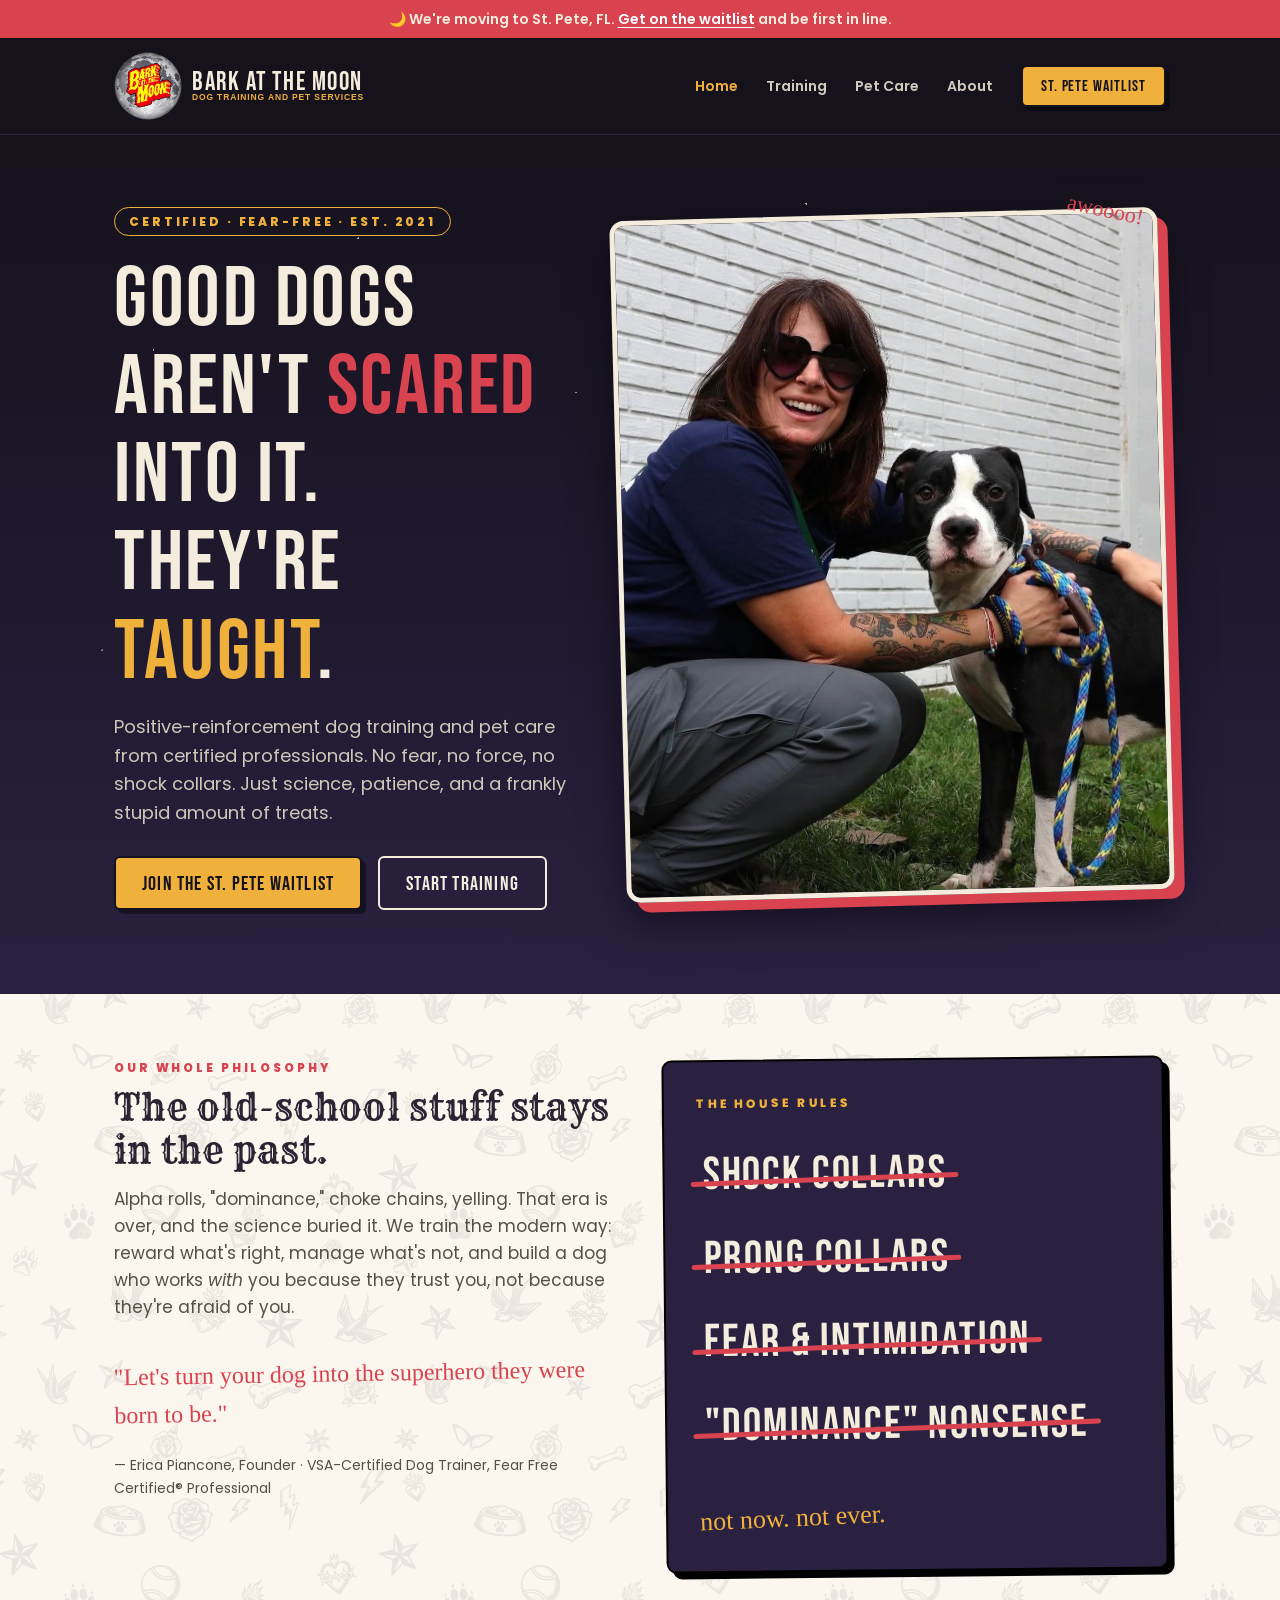
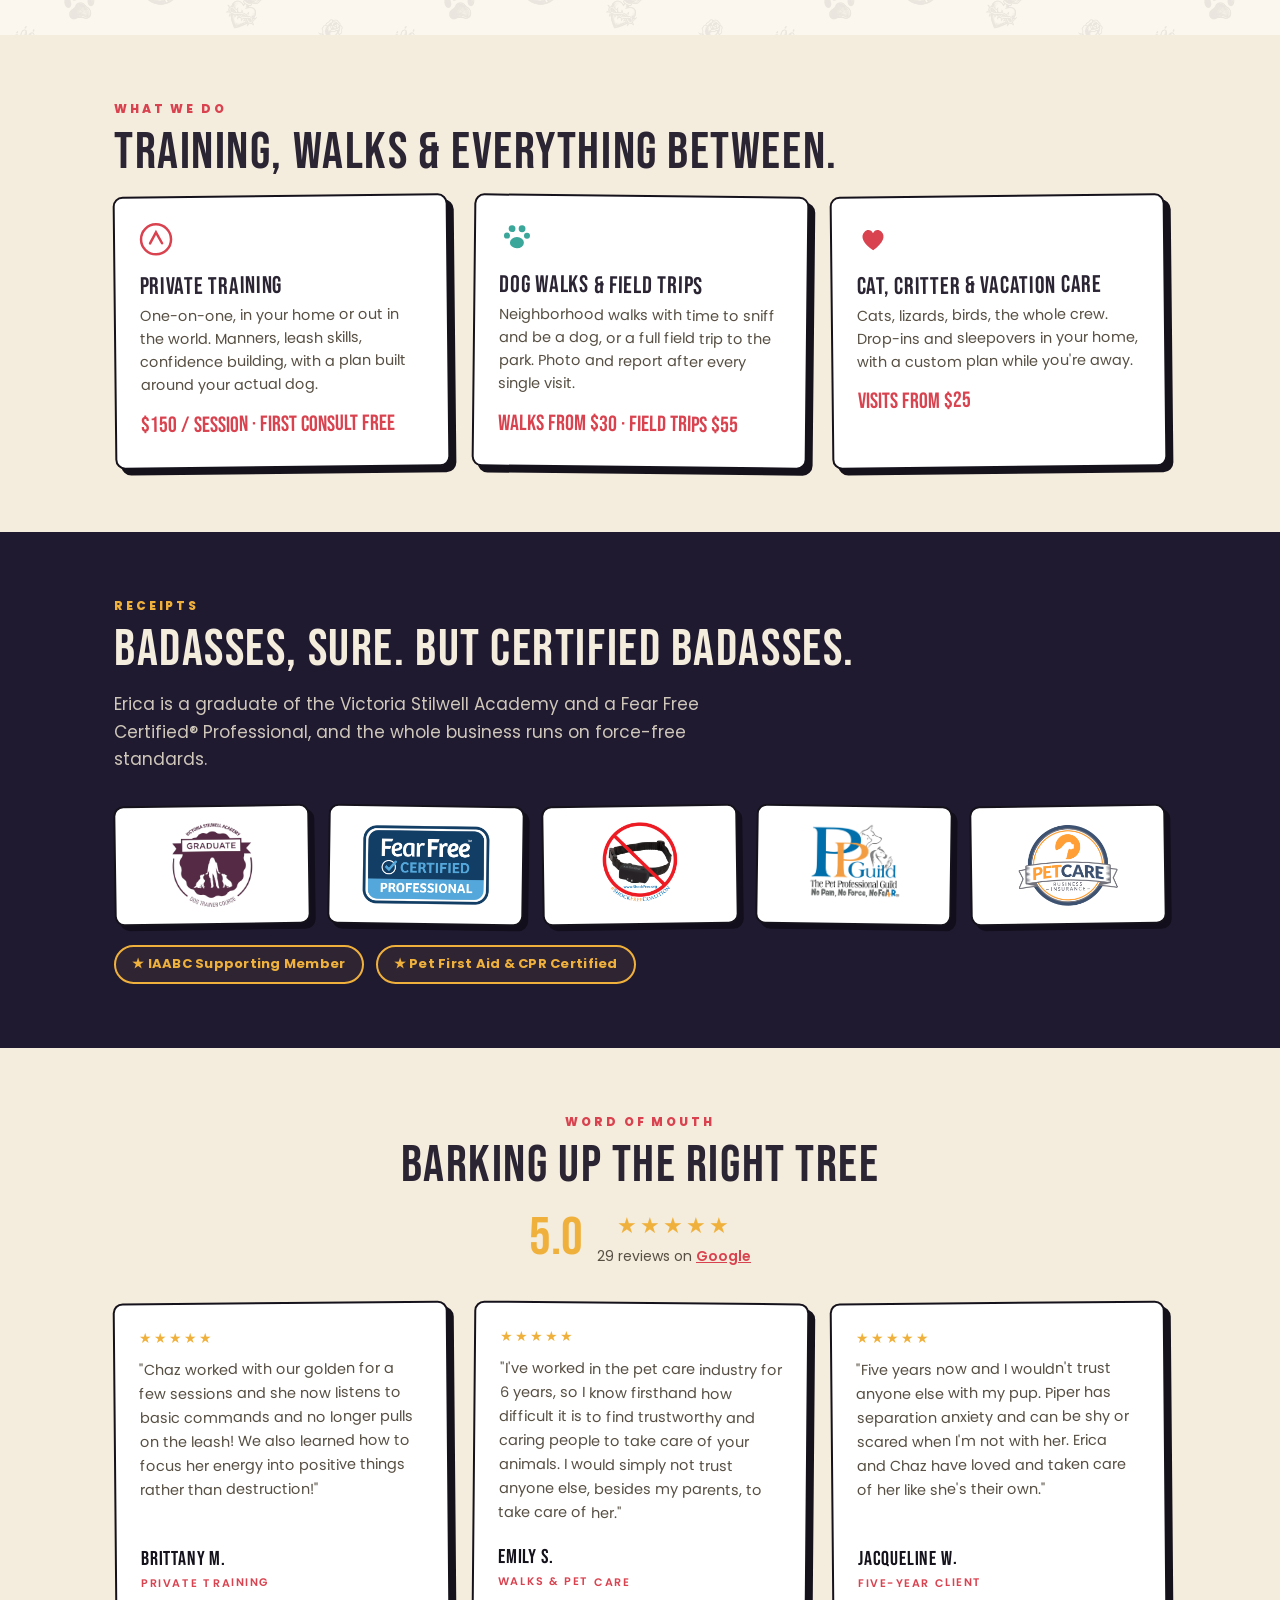
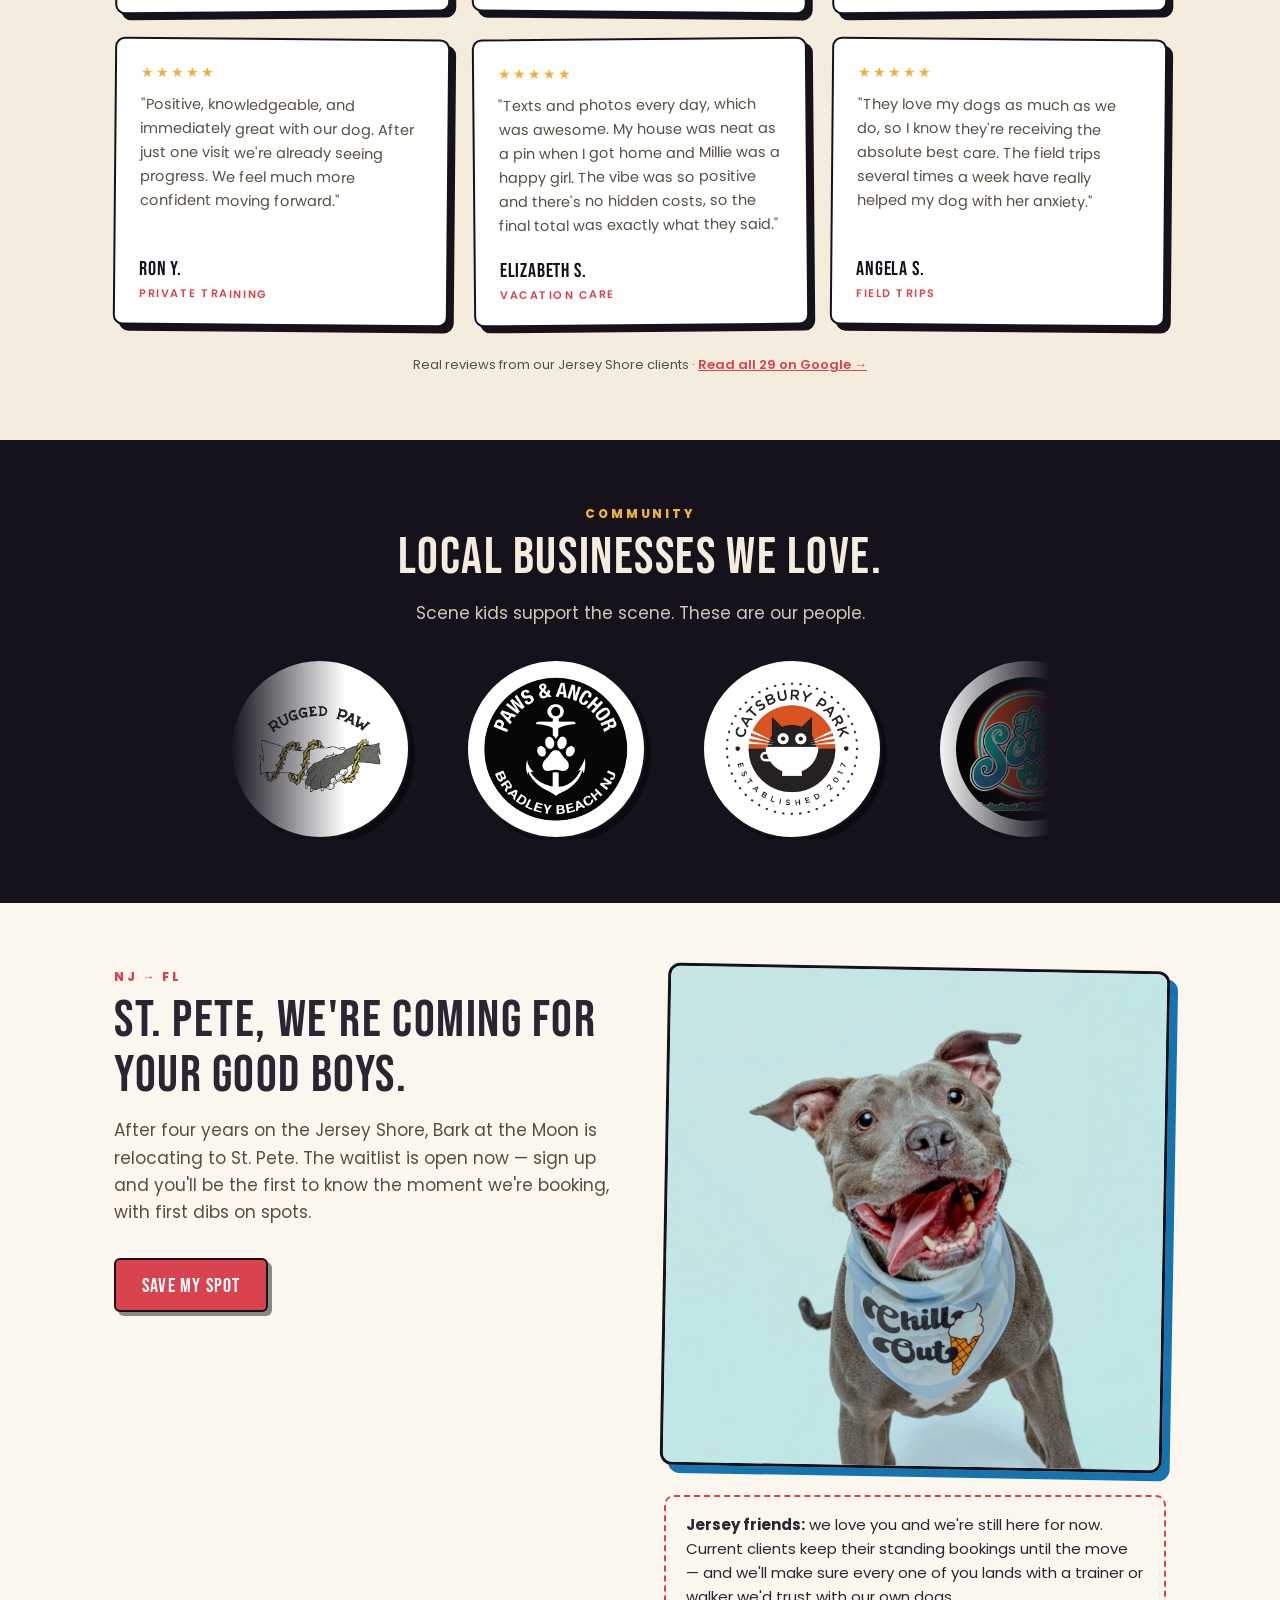
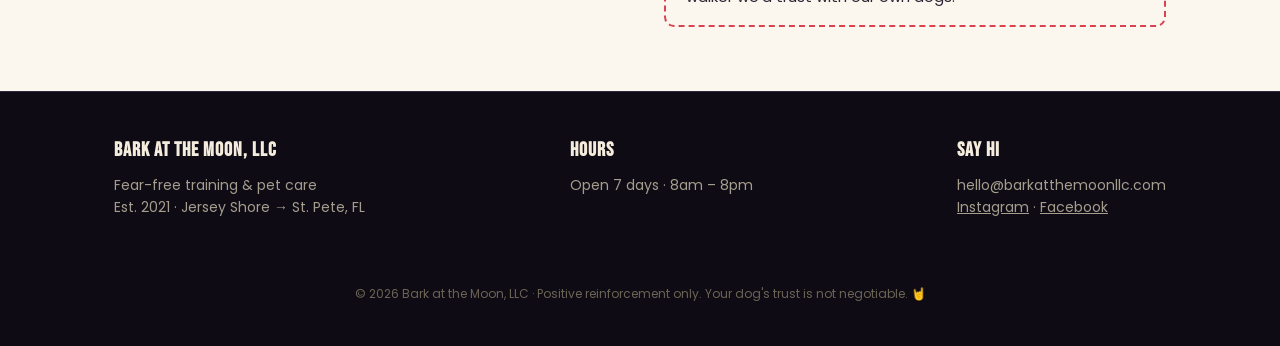
<file: index.html>
<!DOCTYPE html>
<html lang="en">
<head>
<meta charset="UTF-8">
<meta name="viewport" content="width=device-width, initial-scale=1.0">
<title>Bark at the Moon | Fear-Free Dog Training & Pet Care</title>
<meta name="description" content="Certified positive-reinforcement dog training and pet care. Zero fear, zero force, zero shock. Now howling our way from the Jersey Shore to St. Pete, FL.">
<link rel="preconnect" href="https://fonts.googleapis.com">
<link href="https://fonts.googleapis.com/css2?family=Bebas+Neue&family=Permanent+Marker&family=Poppins:wght@400;600;800&family=Rye&display=swap" rel="stylesheet">
<link rel="stylesheet" href="styles.css">
</head>
<body>

<div class="topbar">🌙 We're moving to St. Pete, FL. <a href="waitlist.html">Get on the waitlist</a> and be first in line.</div>

<header>
  <nav class="nav">
    <a class="logo" href="index.html">
      <img src="assets/logo-moon.png" alt="Bark at the Moon logo" style="width:68px;height:auto;">
      <span class="logo-name">Bark at the Moon<small>Dog Training and Pet Services</small></span>
    </a>
    <a class="nav-link active" href="index.html">Home</a>
    <a class="nav-link" href="training.html">Training</a>
    <a class="nav-link" href="pet-care.html">Pet Care</a>
    <a class="nav-link" href="about.html">About</a>
    <a class="btn btn-gold btn-sm" href="waitlist.html">St. Pete Waitlist</a>
  </nav>
</header>

<div class="hero">
  <div class="hero-inner">
    <div class="hero-copy">
      <span class="eyebrow">Certified · Fear-Free · Est. 2021</span>
      <h1>Good dogs aren't <span class="hl-red">scared</span> into it.<br>They're <span class="hl">taught</span>.</h1>
      <p class="sub">Positive-reinforcement dog training and pet care from certified professionals. No fear, no force, no shock collars. Just science, patience, and a frankly stupid amount of treats.</p>
      <div class="cta-row">
        <a class="btn btn-gold" href="waitlist.html">Join the St. Pete Waitlist</a>
        <a class="btn btn-ghost" href="training.html">Start Training</a>
      </div>
    </div>
    <div class="hero-art">
      <span class="awoo marker">awoooo!</span>
      <img class="hero-photo" src="assets/hero-erica.jpg" alt="Erica Piancone crouched beside a black-and-white pit bull on a leash, both looking at the camera">
    </div>
  </div>
</div>

<section class="section-light flash-bg">
  <div class="wrap">
    <div class="split">
      <div>
        <div class="kicker">Our whole philosophy</div>
        <h2 class="title tattoo-font">The old-school stuff stays in the past.</h2>
        <p class="lede">Alpha rolls, "dominance," choke chains, yelling. That era is over, and the science buried it. We train the modern way: reward what's right, manage what's not, and build a dog who works <em>with</em> you because they trust you, not because they're afraid of you.</p>
        <blockquote class="pull">"Let's turn your dog into the superhero they were born to be."</blockquote>
        <p style="font-size:14px; color:#574f43;">— Erica Piancone, Founder · VSA-Certified Dog Trainer, Fear Free Certified® Professional</p>
      </div>
      <div>
        <div class="card card-dark" style="padding:32px;">
          <div class="kicker" style="color:var(--gold);">The house rules</div>
          <ul class="nolist">
            <li>Shock collars</li>
            <li>Prong collars</li>
            <li>Fear &amp; intimidation</li>
            <li>"Dominance" nonsense</li>
          </ul>
          <span class="not-ever">not now. not ever.</span>
        </div>
      </div>
    </div>
  </div>
</section>

<section class="section-cream">
  <div class="wrap">
    <div class="kicker">What we do</div>
    <h2 class="title">Training, walks &amp; everything between.</h2>
    <div class="cards">
      <div class="card">
        <svg class="icon" viewBox="0 0 34 34"><circle cx="17" cy="17" r="15" fill="none" stroke="#d94350" stroke-width="2.5"/><path d="M11 21 L17 10 L23 21" fill="none" stroke="#d94350" stroke-width="2.5" stroke-linecap="round"/></svg>
        <h3>Private Training</h3>
        <p>One-on-one, in your home or out in the world. Manners, leash skills, confidence building, with a plan built around your actual dog.</p>
        <div class="price">$150 / session · first consult free</div>
      </div>
      <div class="card">
        <svg class="icon" viewBox="0 0 34 34"><circle cx="12" cy="9" r="3.4" fill="#3aa79a"/><circle cx="22" cy="9" r="3.4" fill="#3aa79a"/><circle cx="7" cy="16" r="3" fill="#3aa79a"/><circle cx="27" cy="16" r="3" fill="#3aa79a"/><ellipse cx="17" cy="23" rx="7" ry="5.6" fill="#3aa79a"/></svg>
        <h3>Dog Walks &amp; Field Trips</h3>
        <p>Neighborhood walks with time to sniff and be a dog, or a full field trip to the park. Photo and report after every single visit.</p>
        <div class="price">Walks from $30 · Field trips $55</div>
      </div>
      <div class="card">
        <svg class="icon" viewBox="0 0 34 34"><path d="M17 28 C7 21 4 14 8.5 9.5 C11.5 6.5 15.5 7.5 17 11 C18.5 7.5 22.5 6.5 25.5 9.5 C30 14 27 21 17 28 Z" fill="#d94350"/></svg>
        <h3>Cat, Critter &amp; Vacation Care</h3>
        <p>Cats, lizards, birds, the whole crew. Drop-ins and sleepovers in your home, with a custom plan while you're away.</p>
        <div class="price">Visits from $25</div>
      </div>
    </div>
  </div>
</section>

<section class="section-dark">
  <div class="wrap">
    <div class="kicker">Receipts</div>
    <h2 class="title">Badasses, sure. But certified badasses.</h2>
    <p class="lede">Erica is a graduate of the Victoria Stilwell Academy and a Fear Free Certified® Professional, and the whole business runs on force-free standards.</p>
    <div class="cert-strip">
      <div class="cert"><img src="assets/vsa.jpg" alt="Victoria Stilwell Academy Graduate — Dog Trainer Course"></div>
      <div class="cert"><img src="assets/fearfree.png" alt="Fear Free Certified Professional"></div>
      <div class="cert"><img src="assets/sfc.png" alt="Shock-Free Coalition member"></div>
      <div class="cert"><img src="assets/ppg.png" alt="Pet Professional Guild member"></div>
      <div class="cert"><img src="assets/pci.png" alt="Insured through Pet Care Insurance"></div>
    </div>
    <div class="badges">
      <span class="badge">★ IAABC Supporting Member</span>
      <span class="badge">★ Pet First Aid &amp; CPR Certified</span>
    </div>
  </div>
</section>

<section class="section-cream">
  <div class="wrap">
    <div style="text-align:center;">
      <div class="kicker">Word of mouth</div>
      <h2 class="title">Barking Up the Right Tree</h2>
      <div class="rating-line">
        <span class="rating-score">5.0</span>
        <span>
          <span class="rating-stars">★★★★★</span><br>
          <span class="rating-meta">29 reviews on <a href="https://www.google.com/maps/place/Bark+at+the+Moon,+LLC/@40.1871339,-74.0641855,12z/data=!4m8!3m7!1s0x64a30b373434b1ad:0xdfc29f1c5849ddf3!8m2!3d40.1871339!4d-74.0641855!9m1!1b1" target="_blank" rel="noopener">Google</a></span>
        </span>
      </div>
    </div>
    <div class="cards cards-reviews">
      <div class="quote-card">
        <span class="stars">★★★★★</span>
        <blockquote>"Chaz worked with our golden for a few sessions and she now listens to basic commands and no longer pulls on the leash! We also learned how to focus her energy into positive things rather than destruction!"</blockquote>
        <span class="who">Brittany M.</span>
        <span class="what">Private Training</span>
      </div>
      <div class="quote-card">
        <span class="stars">★★★★★</span>
        <blockquote>"I've worked in the pet care industry for 6 years, so I know firsthand how difficult it is to find trustworthy and caring people to take care of your animals. I would simply not trust anyone else, besides my parents, to take care of her."</blockquote>
        <span class="who">Emily S.</span>
        <span class="what">Walks &amp; Pet Care</span>
      </div>
      <div class="quote-card">
        <span class="stars">★★★★★</span>
        <blockquote>"Five years now and I wouldn't trust anyone else with my pup. Piper has separation anxiety and can be shy or scared when I'm not with her. Erica and Chaz have loved and taken care of her like she's their own."</blockquote>
        <span class="who">Jacqueline W.</span>
        <span class="what">Five-year client</span>
      </div>
      <div class="quote-card">
        <span class="stars">★★★★★</span>
        <blockquote>"Positive, knowledgeable, and immediately great with our dog. After just one visit we're already seeing progress. We feel much more confident moving forward."</blockquote>
        <span class="who">Ron Y.</span>
        <span class="what">Private Training</span>
      </div>
      <div class="quote-card">
        <span class="stars">★★★★★</span>
        <blockquote>"Texts and photos every day, which was awesome. My house was neat as a pin when I got home and Millie was a happy girl. The vibe was so positive and there's no hidden costs, so the final total was exactly what they said."</blockquote>
        <span class="who">Elizabeth S.</span>
        <span class="what">Vacation Care</span>
      </div>
      <div class="quote-card">
        <span class="stars">★★★★★</span>
        <blockquote>"They love my dogs as much as we do, so I know they're receiving the absolute best care. The field trips several times a week have really helped my dog with her anxiety."</blockquote>
        <span class="who">Angela S.</span>
        <span class="what">Field Trips</span>
      </div>
    </div>
    <p class="reviews-foot">
      Real reviews from our Jersey Shore clients ·
      <a href="https://www.google.com/maps/place/Bark+at+the+Moon,+LLC/@40.1871339,-74.0641855,12z/data=!4m8!3m7!1s0x64a30b373434b1ad:0xdfc29f1c5849ddf3!8m2!3d40.1871339!4d-74.0641855!9m1!1b1" target="_blank" rel="noopener">Read all 29 on Google →</a>
    </p>
  </div>
</section>

<section class="section-ink">
  <div class="wrap" style="text-align:center;">
    <div class="kicker">Community</div>
    <h2 class="title">Local businesses we love.</h2>
    <p class="lede" style="margin-left:auto; margin-right:auto;">Scene kids support the scene. These are our people.</p>
    <div class="local-carousel">
      <div class="local-track">
        <a href="https://7510b7-a4.myshopify.com" target="_blank" rel="noopener"><img src="assets/ruggedpaw.png" alt="Rugged Paw"></a>
        <a href="https://www.pawsandanchor.com" target="_blank" rel="noopener"><img src="assets/pawsanchor.png" alt="Paws and Anchor"></a>
        <a href="https://catsburypark.com" target="_blank" rel="noopener"><img src="assets/catsbury.jpg" alt="Catsbury Park"></a>
        <a href="https://thescoopnj.com" target="_blank" rel="noopener"><img src="assets/scoopnj.jpg" alt="The Scoop NJ"></a>
        <a href="https://7510b7-a4.myshopify.com" target="_blank" rel="noopener" aria-hidden="true" tabindex="-1"><img src="assets/ruggedpaw.png" alt=""></a>
        <a href="https://www.pawsandanchor.com" target="_blank" rel="noopener" aria-hidden="true" tabindex="-1"><img src="assets/pawsanchor.png" alt=""></a>
        <a href="https://catsburypark.com" target="_blank" rel="noopener" aria-hidden="true" tabindex="-1"><img src="assets/catsbury.jpg" alt=""></a>
        <a href="https://thescoopnj.com" target="_blank" rel="noopener" aria-hidden="true" tabindex="-1"><img src="assets/scoopnj.jpg" alt=""></a>
        <a href="https://7510b7-a4.myshopify.com" target="_blank" rel="noopener" aria-hidden="true" tabindex="-1"><img src="assets/ruggedpaw.png" alt=""></a>
        <a href="https://www.pawsandanchor.com" target="_blank" rel="noopener" aria-hidden="true" tabindex="-1"><img src="assets/pawsanchor.png" alt=""></a>
        <a href="https://catsburypark.com" target="_blank" rel="noopener" aria-hidden="true" tabindex="-1"><img src="assets/catsbury.jpg" alt=""></a>
        <a href="https://thescoopnj.com" target="_blank" rel="noopener" aria-hidden="true" tabindex="-1"><img src="assets/scoopnj.jpg" alt=""></a>
      </div>
    </div>
  </div>
</section>

<section class="section-light">
  <div class="wrap">
    <div class="split">
      <div>
        <div class="kicker">NJ → FL</div>
        <h2 class="title">St. Pete, we're coming for your good boys.</h2>
        <p class="lede">After four years on the Jersey Shore, Bark at the Moon is relocating to St. Pete. The waitlist is open now — sign up and you'll be the first to know the moment we're booking, with first dibs on spots.</p>
        <a class="btn btn-red" href="waitlist.html">Save My Spot</a>
      </div>
      <div>
        <img class="photo-frame tilt-r" src="assets/home-photo.jpg" alt="A very happy grey pit bull wearing a Chill Out bandana">
        <div class="notice">
          <strong>Jersey friends:</strong> we love you and we're still here for now. Current clients keep their standing bookings until the move — and we'll make sure every one of you lands with a trainer or walker we'd trust with our own dogs.
        </div>
      </div>
    </div>
  </div>
</section>

<footer>
  <div class="wrap">
    <div>
      <h4>Bark at the Moon, LLC</h4>
      Fear-free training &amp; pet care<br>
      Est. 2021 · Jersey Shore → St. Pete, FL
    </div>
    <div>
      <h4>Hours</h4>
      Open 7 days · 8am – 8pm
    </div>
    <div>
      <h4>Say hi</h4>
      hello@barkatthemoonllc.com<br>
      <a href="https://instagram.com/barkatthemoon_nj" target="_blank" rel="noopener">Instagram</a> · <a href="https://facebook.com/barkatthemoonllc" target="_blank" rel="noopener">Facebook</a>
    </div>
    <div class="fine">© 2026 Bark at the Moon, LLC · Positive reinforcement only. Your dog's trust is not negotiable. 🤘</div>
  </div>
</footer>

</body>
</html>
</file>
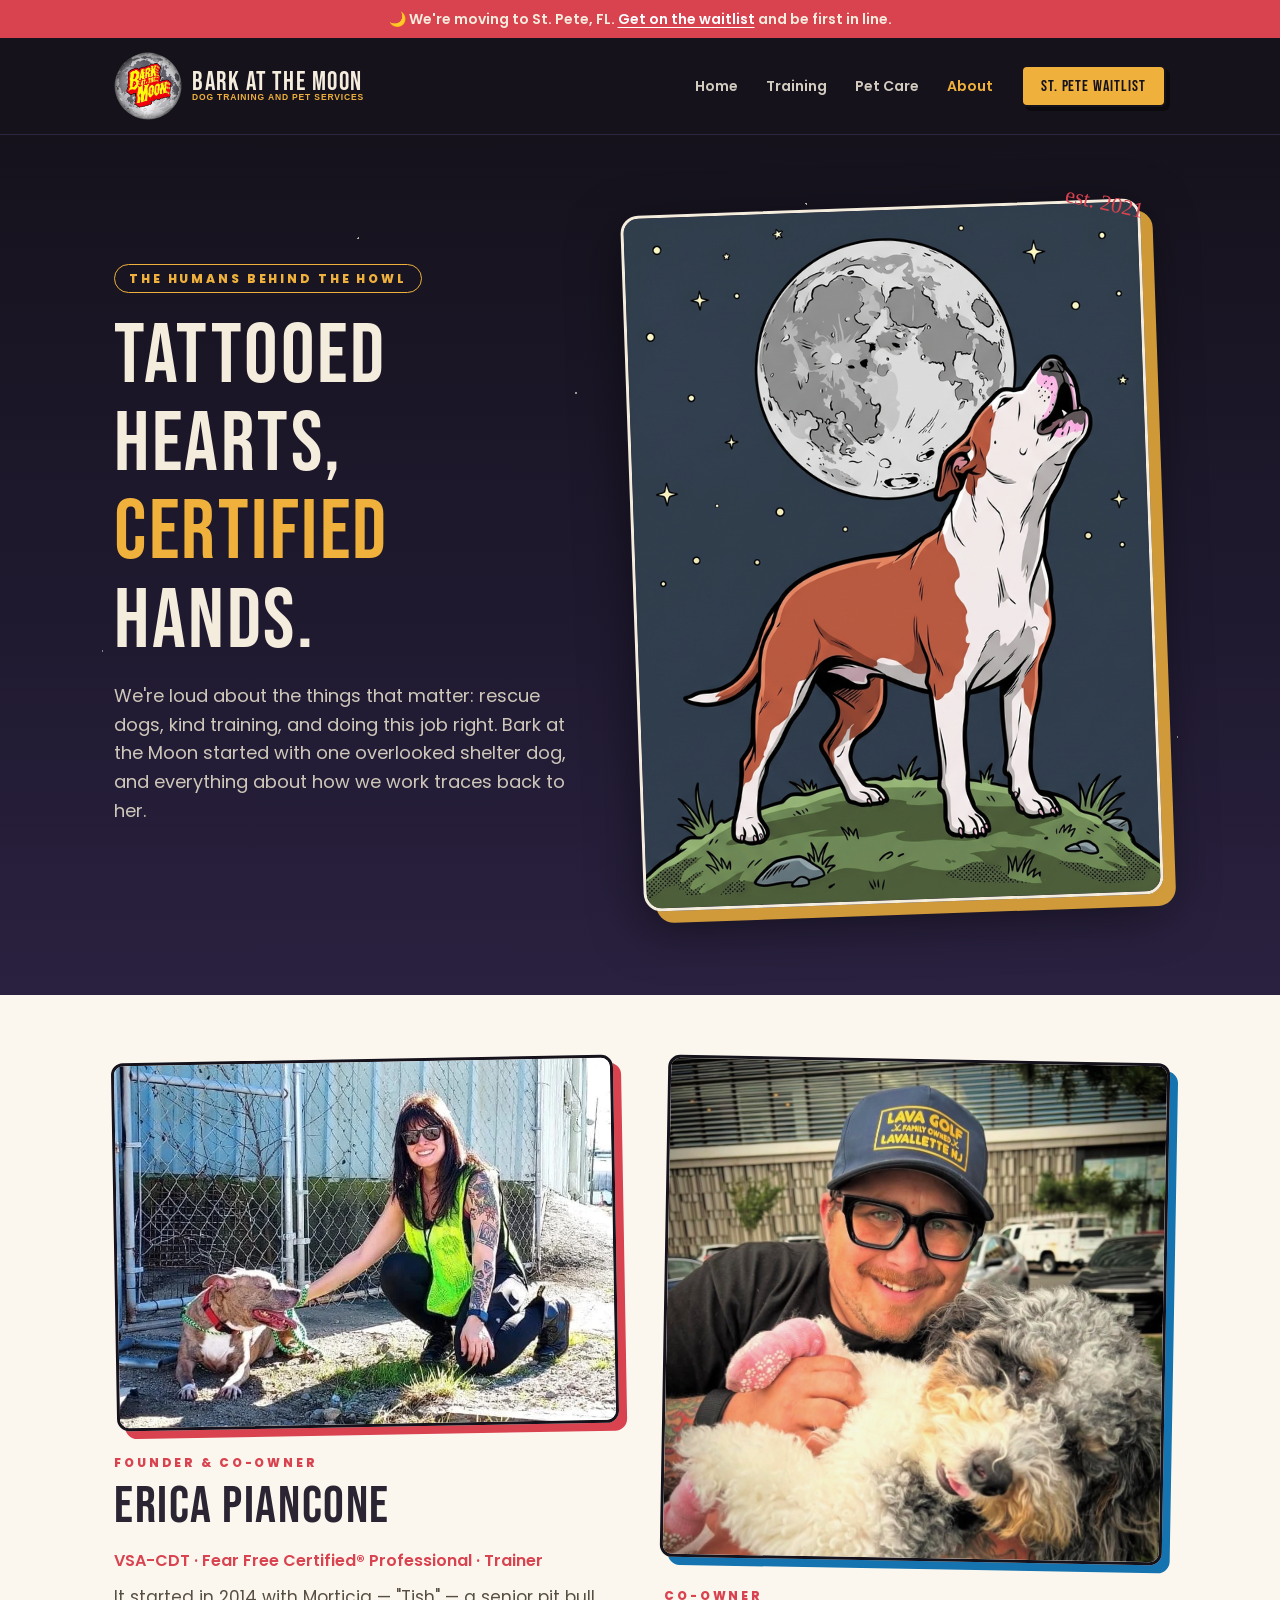
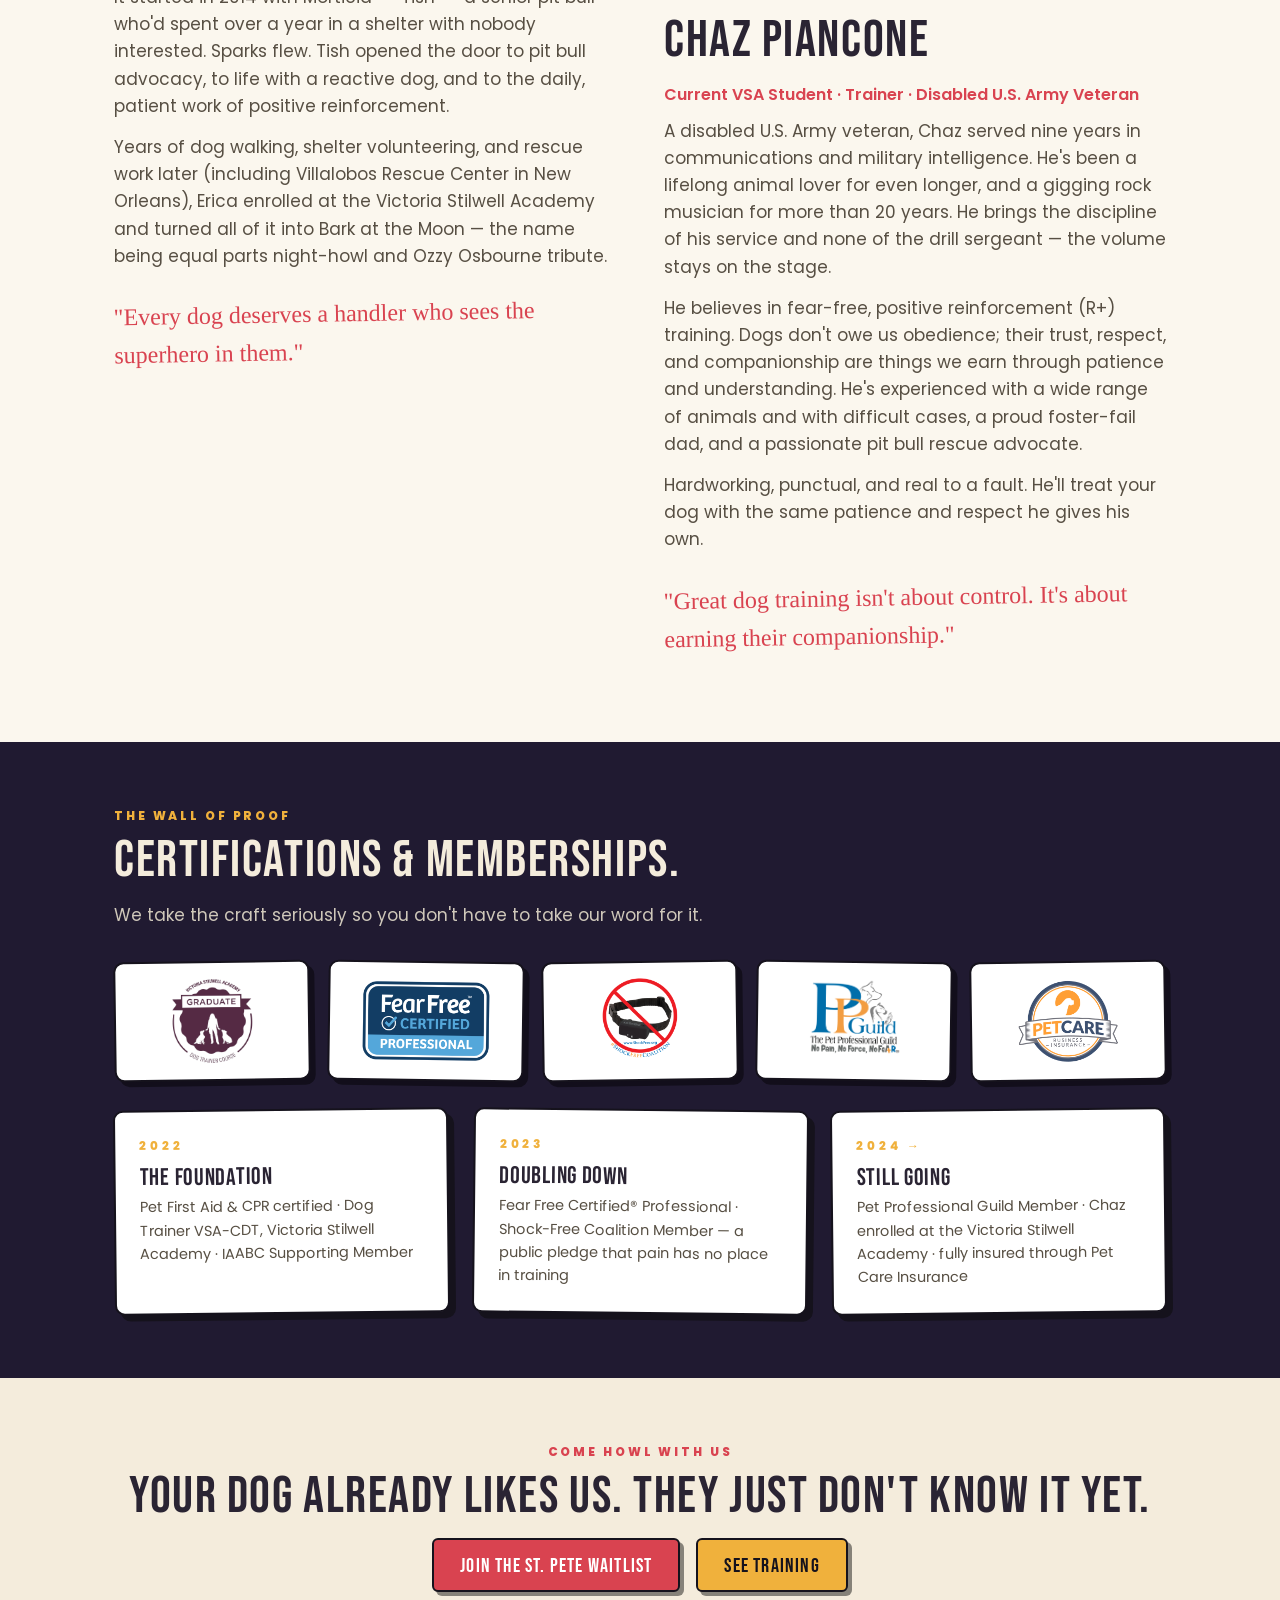
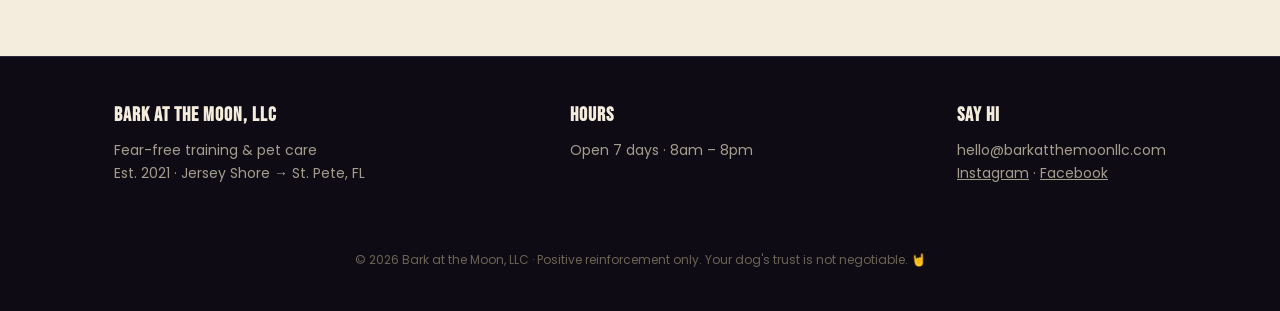
<file: about.html>
<!DOCTYPE html>
<html lang="en">
<head>
<meta charset="UTF-8">
<meta name="viewport" content="width=device-width, initial-scale=1.0">
<title>About Us | Bark at the Moon</title>
<meta name="description" content="Meet Erica and Chaz Piancone — certified, fear-free trainers with rescue roots, tattoo sleeves, and zero tolerance for outdated training methods.">
<link rel="preconnect" href="https://fonts.googleapis.com">
<link href="https://fonts.googleapis.com/css2?family=Bebas+Neue&family=Permanent+Marker&family=Poppins:wght@400;600;800&display=swap" rel="stylesheet">
<link rel="stylesheet" href="styles.css">
</head>
<body>

<div class="topbar">🌙 We're moving to St. Pete, FL. <a href="waitlist.html">Get on the waitlist</a> and be first in line.</div>

<header>
  <nav class="nav">
    <a class="logo" href="index.html">
      <img src="assets/logo-moon.png" alt="Bark at the Moon logo" style="width:68px;height:auto;">
      <span class="logo-name">Bark at the Moon<small>Dog Training and Pet Services</small></span>
    </a>
    <a class="nav-link" href="index.html">Home</a>
    <a class="nav-link" href="training.html">Training</a>
    <a class="nav-link" href="pet-care.html">Pet Care</a>
    <a class="nav-link active" href="about.html">About</a>
    <a class="btn btn-gold btn-sm" href="waitlist.html">St. Pete Waitlist</a>
  </nav>
</header>

<div class="hero">
  <div class="hero-inner">
    <div class="hero-copy">
      <span class="eyebrow">The humans behind the howl</span>
      <h1>Tattooed hearts,<br><span class="hl">certified</span> hands.</h1>
      <p class="sub">We're loud about the things that matter: rescue dogs, kind training, and doing this job right. Bark at the Moon started with one overlooked shelter dog, and everything about how we work traces back to her.</p>
    </div>
    <div class="hero-art">
      <span class="awoo marker">est. 2021</span>
      <img class="hero-logo" src="assets/about-hero.png" alt="Illustration of a pit bull howling at the full moon">
    </div>
  </div>
</div>

<section class="section-light">
  <div class="wrap">
    <div class="split">
      <div>
        <img class="photo-frame" src="assets/erica-vrc.jpg" alt="Erica volunteering at Villalobos Rescue Center with a smiling pit bull">
        <div class="kicker">Founder &amp; Co-Owner</div>
        <h2 class="title">Erica Piancone</h2>
        <p style="font-weight:600; color:var(--red); margin-bottom:10px;">VSA-CDT · Fear Free Certified® Professional · Trainer</p>
        <p class="lede" style="margin-bottom:14px;">It started in 2014 with Morticia — "Tish" — a senior pit bull who'd spent over a year in a shelter with nobody interested. Sparks flew. Tish opened the door to pit bull advocacy, to life with a reactive dog, and to the daily, patient work of positive reinforcement.</p>
        <p class="lede" style="margin-bottom:14px;">Years of dog walking, shelter volunteering, and rescue work later (including Villalobos Rescue Center in New Orleans), Erica enrolled at the Victoria Stilwell Academy and turned all of it into Bark at the Moon — the name being equal parts night-howl and Ozzy Osbourne tribute.</p>
        <blockquote class="pull">"Every dog deserves a handler who sees the superhero in them."</blockquote>
      </div>
      <div>
        <img class="photo-frame tilt-r" src="assets/chaz.jpg" alt="Chaz smiling in a ball cap and glasses, holding a merle doodle whose front paws are wrapped in pink bandages">
        <div class="kicker">Co-Owner</div>
        <h2 class="title">Chaz Piancone</h2>
        <p style="font-weight:600; color:var(--red); margin-bottom:10px;">Current VSA Student · Trainer · Disabled U.S. Army Veteran</p>
        <p class="lede" style="margin-bottom:14px;">A disabled U.S. Army veteran, Chaz served nine years in communications and military intelligence. He's been a lifelong animal lover for even longer, and a gigging rock musician for more than 20 years. He brings the discipline of his service and none of the drill sergeant — the volume stays on the stage.</p>
        <p class="lede" style="margin-bottom:14px;">He believes in fear-free, positive reinforcement (R+) training. Dogs don't owe us obedience; their trust, respect, and companionship are things we earn through patience and understanding. He's experienced with a wide range of animals and with difficult cases, a proud foster-fail dad, and a passionate pit bull rescue advocate.</p>
        <p class="lede" style="margin-bottom:14px;">Hardworking, punctual, and real to a fault. He'll treat your dog with the same patience and respect he gives his own.</p>
        <blockquote class="pull">"Great dog training isn't about control. It's about earning their companionship."</blockquote>
      </div>
    </div>
  </div>
</section>

<section class="section-dark">
  <div class="wrap">
    <div class="kicker">The wall of proof</div>
    <h2 class="title">Certifications &amp; memberships.</h2>
    <p class="lede">We take the craft seriously so you don't have to take our word for it.</p>
    <div class="cert-strip" style="margin-bottom:28px;">
      <div class="cert"><img src="assets/vsa.jpg" alt="Victoria Stilwell Academy Graduate — Dog Trainer Course"></div>
      <div class="cert"><img src="assets/fearfree.png" alt="Fear Free Certified Professional"></div>
      <div class="cert"><img src="assets/sfc.png" alt="Shock-Free Coalition member"></div>
      <div class="cert"><img src="assets/ppg.png" alt="Pet Professional Guild member"></div>
      <div class="cert"><img src="assets/pci.png" alt="Insured through Pet Care Insurance"></div>
    </div>
    <div class="cards">
      <div class="card">
        <div class="kicker">2022</div>
        <h3>The foundation</h3>
        <p>Pet First Aid &amp; CPR certified · Dog Trainer VSA-CDT, Victoria Stilwell Academy · IAABC Supporting Member</p>
      </div>
      <div class="card">
        <div class="kicker">2023</div>
        <h3>Doubling down</h3>
        <p>Fear Free Certified® Professional · Shock-Free Coalition Member — a public pledge that pain has no place in training</p>
      </div>
      <div class="card">
        <div class="kicker">2024 →</div>
        <h3>Still going</h3>
        <p>Pet Professional Guild Member · Chaz enrolled at the Victoria Stilwell Academy · fully insured through Pet Care Insurance</p>
      </div>
    </div>
  </div>
</section>

<section class="section-cream">
  <div class="wrap" style="text-align:center;">
    <div class="kicker">Come howl with us</div>
    <h2 class="title">Your dog already likes us. They just don't know it yet.</h2>
    <div class="cta-row" style="justify-content:center; display:flex; gap:16px; flex-wrap:wrap;">
      <a class="btn btn-red" href="waitlist.html">Join the St. Pete Waitlist</a>
      <a class="btn btn-gold" href="training.html">See Training</a>
    </div>
  </div>
</section>

<footer>
  <div class="wrap">
    <div>
      <h4>Bark at the Moon, LLC</h4>
      Fear-free training &amp; pet care<br>
      Est. 2021 · Jersey Shore → St. Pete, FL
    </div>
    <div>
      <h4>Hours</h4>
      Open 7 days · 8am – 8pm
    </div>
    <div>
      <h4>Say hi</h4>
      hello@barkatthemoonllc.com<br>
      <a href="https://instagram.com/barkatthemoon_nj" target="_blank" rel="noopener">Instagram</a> · <a href="https://facebook.com/barkatthemoonllc" target="_blank" rel="noopener">Facebook</a>
    </div>
    <div class="fine">© 2026 Bark at the Moon, LLC · Positive reinforcement only. Your dog's trust is not negotiable. 🤘</div>
  </div>
</footer>

</body>
</html>
</file>
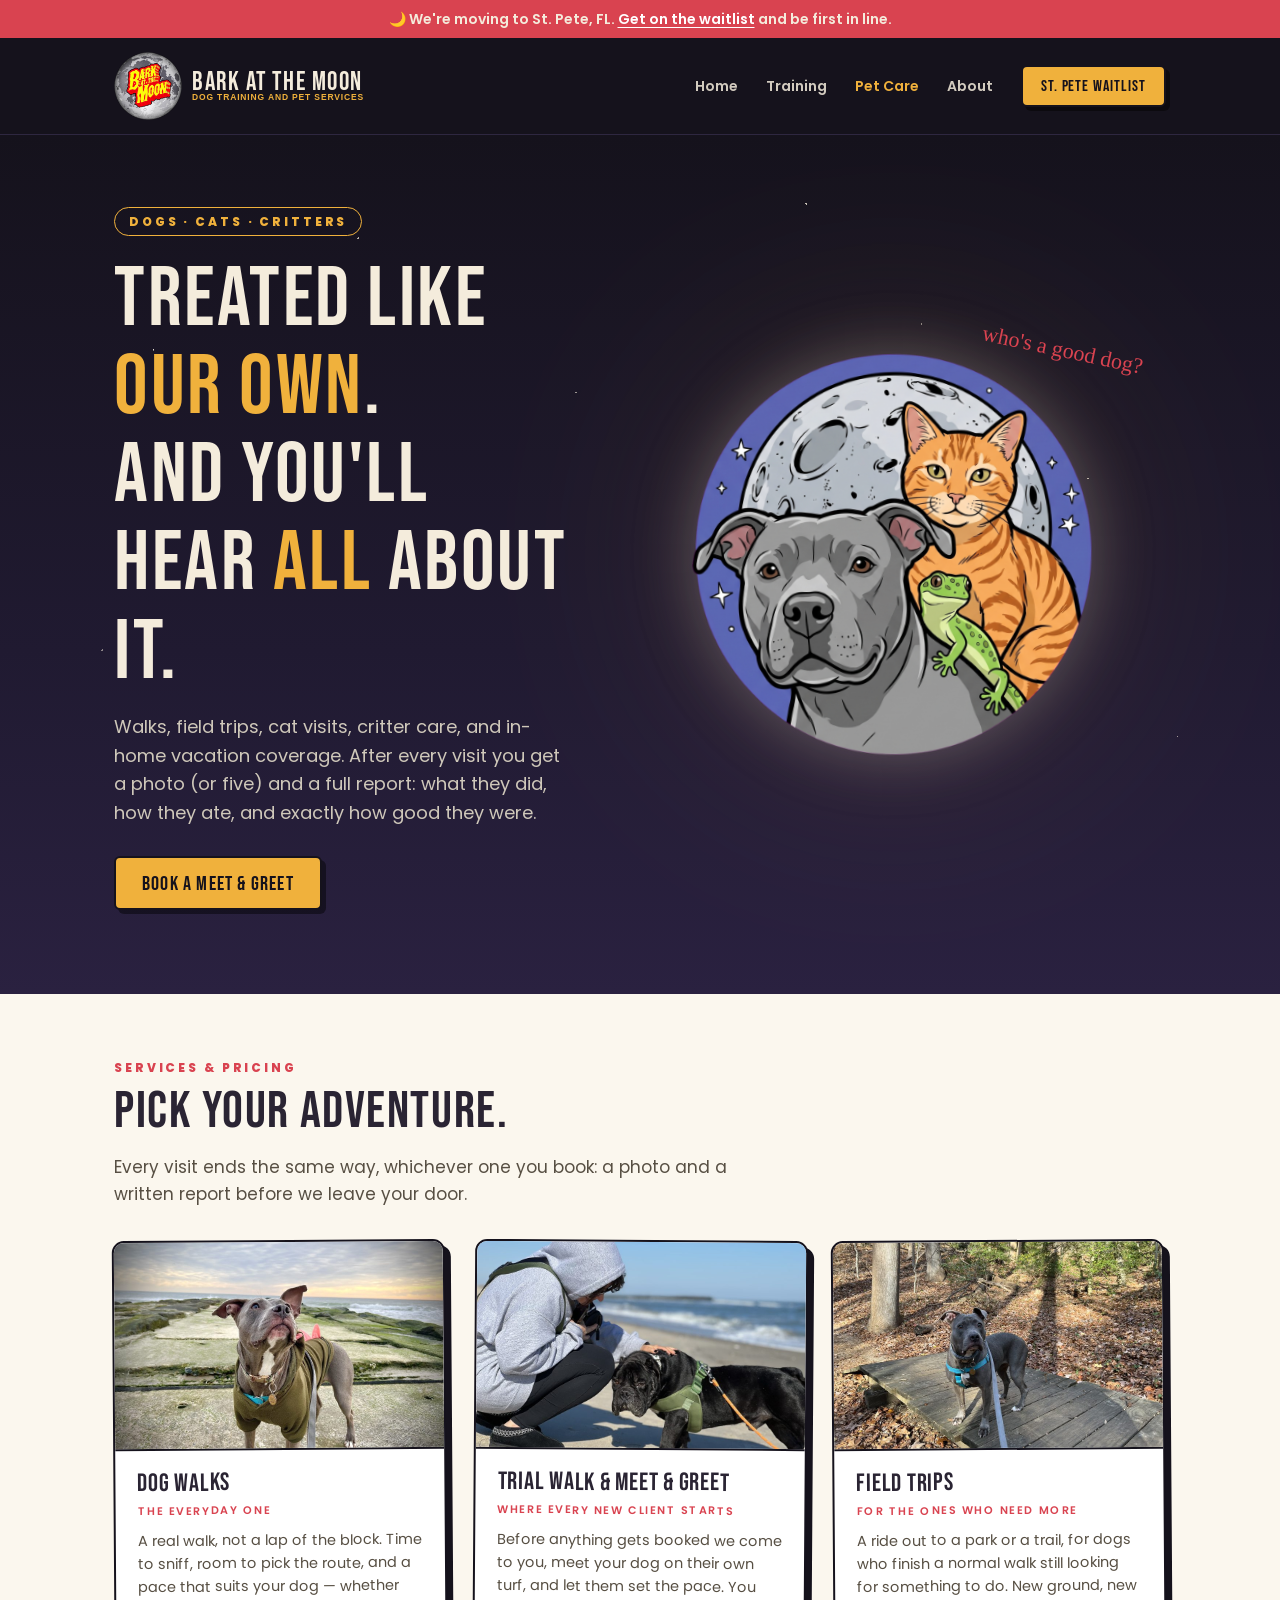
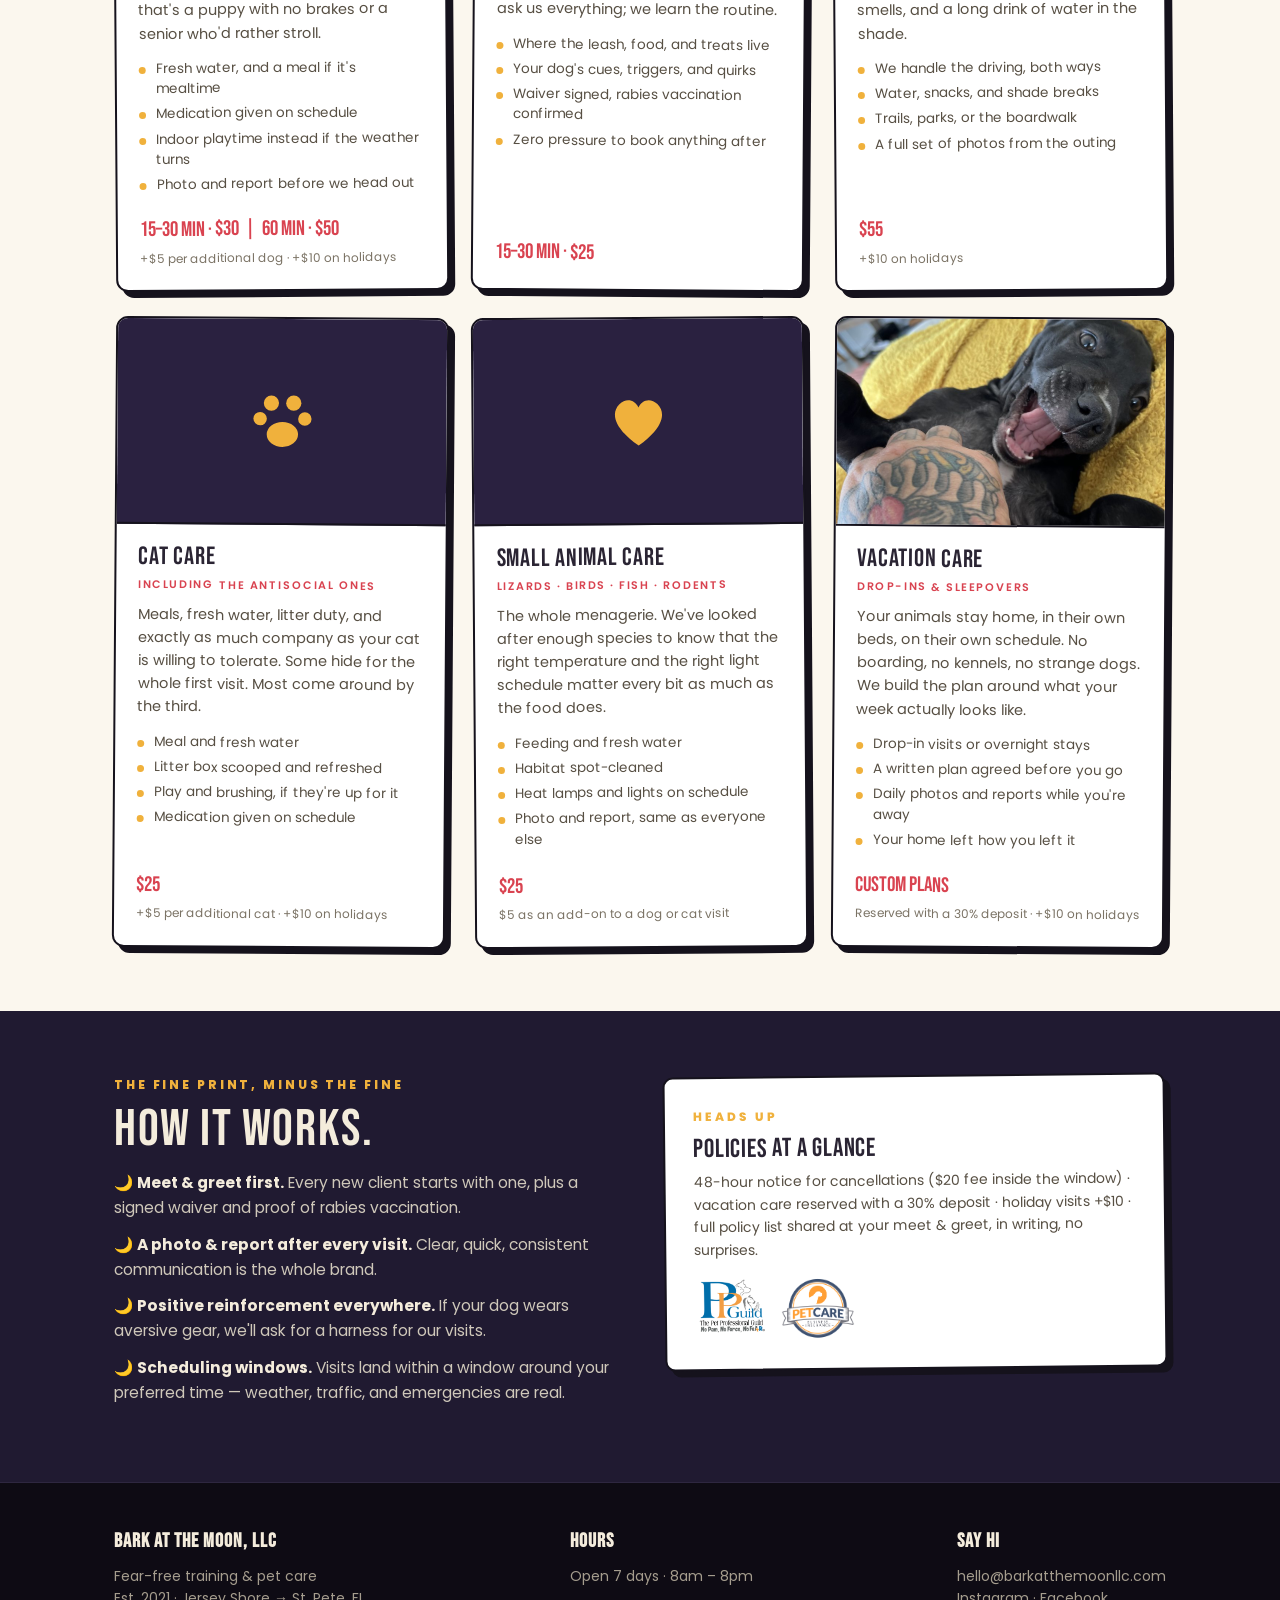
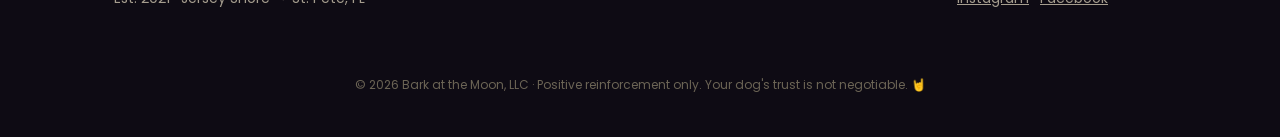
<file: pet-care.html>
<!DOCTYPE html>
<html lang="en">
<head>
<meta charset="UTF-8">
<meta name="viewport" content="width=device-width, initial-scale=1.0">
<title>Pet Care Services | Bark at the Moon</title>
<meta name="description" content="Dog walks, field trips, cat care, small animal care, and in-home vacation care. Photo and report after every visit. Fear-free, always.">
<link rel="preconnect" href="https://fonts.googleapis.com">
<link href="https://fonts.googleapis.com/css2?family=Bebas+Neue&family=Permanent+Marker&family=Poppins:wght@400;600;800&display=swap" rel="stylesheet">
<link rel="stylesheet" href="styles.css">
</head>
<body>

<div class="topbar">🌙 We're moving to St. Pete, FL. <a href="waitlist.html">Get on the waitlist</a> and be first in line.</div>

<header>
  <nav class="nav">
    <a class="logo" href="index.html">
      <img src="assets/logo-moon.png" alt="Bark at the Moon logo" style="width:68px;height:auto;">
      <span class="logo-name">Bark at the Moon<small>Dog Training and Pet Services</small></span>
    </a>
    <a class="nav-link" href="index.html">Home</a>
    <a class="nav-link" href="training.html">Training</a>
    <a class="nav-link active" href="pet-care.html">Pet Care</a>
    <a class="nav-link" href="about.html">About</a>
    <a class="btn btn-gold btn-sm" href="waitlist.html">St. Pete Waitlist</a>
  </nav>
</header>

<div class="hero">
  <div class="hero-inner">
    <div class="hero-copy">
      <span class="eyebrow">Dogs · Cats · Critters</span>
      <h1>Treated like <span class="hl">our own</span>.<br>And you'll hear <span class="hl">all</span> about it.</h1>
      <p class="sub">Walks, field trips, cat visits, critter care, and in-home vacation coverage. After every visit you get a photo (or five) and a full report: what they did, how they ate, and exactly how good they were.</p>
      <div class="cta-row">
        <a class="btn btn-gold" href="waitlist.html">Book a Meet &amp; Greet</a>
      </div>
    </div>
    <div class="hero-art">
      <span class="awoo marker">who's a good dog?</span>
      <img class="moon-img" src="assets/petcare-hero.png" alt="Illustration of a dog, cat, and gecko in front of the full moon">
    </div>
  </div>
</div>

<section class="section-light">
  <div class="wrap">
    <div class="kicker">Services &amp; pricing</div>
    <h2 class="title">Pick your adventure.</h2>
    <p class="lede">Every visit ends the same way, whichever one you book: a photo and a written report before we leave your door.</p>
    <div class="svc-grid">

      <div class="svc">
        <div class="svc-media">
          <img src="assets/svc-walks.jpg" alt="A grey pit bull in an olive sweater on a seaside jetty at sunrise, looking up on a loose leash">
        </div>
        <div class="svc-body">
          <h3>Dog Walks</h3>
          <div class="svc-who">The everyday one</div>
          <p>A real walk, not a lap of the block. Time to sniff, room to pick the route, and a pace that suits your dog — whether that's a puppy with no brakes or a senior who'd rather stroll.</p>
          <ul class="svc-what">
            <li>Fresh water, and a meal if it's mealtime</li>
            <li>Medication given on schedule</li>
            <li>Indoor playtime instead if the weather turns</li>
            <li>Photo and report before we head out</li>
          </ul>
          <div class="price">15–30 min · $30 &nbsp;|&nbsp; 60 min · $50</div>
          <div class="svc-note">+$5 per additional dog · +$10 on holidays</div>
        </div>
      </div>

      <div class="svc">
        <div class="svc-media">
          <img src="assets/svc-meetgreet.jpg" alt="A person crouching down on the beach to greet a black dog in a harness">
        </div>
        <div class="svc-body">
          <h3>Trial Walk &amp; Meet &amp; Greet</h3>
          <div class="svc-who">Where every new client starts</div>
          <p>Before anything gets booked we come to you, meet your dog on their own turf, and let them set the pace. You ask us everything; we learn the routine.</p>
          <ul class="svc-what">
            <li>Where the leash, food, and treats live</li>
            <li>Your dog's cues, triggers, and quirks</li>
            <li>Waiver signed, rabies vaccination confirmed</li>
            <li>Zero pressure to book anything after</li>
          </ul>
          <div class="price">15–30 min · $25</div>
        </div>
      </div>

      <div class="svc">
        <div class="svc-media">
          <img src="assets/svc-fieldtrip.jpg" alt="A grey pit bull standing on a wooden footbridge on a sunlit forest trail">
        </div>
        <div class="svc-body">
          <h3>Field Trips</h3>
          <div class="svc-who">For the ones who need more</div>
          <p>A ride out to a park or a trail, for dogs who finish a normal walk still looking for something to do. New ground, new smells, and a long drink of water in the shade.</p>
          <ul class="svc-what">
            <li>We handle the driving, both ways</li>
            <li>Water, snacks, and shade breaks</li>
            <li>Trails, parks, or the boardwalk</li>
            <li>A full set of photos from the outing</li>
          </ul>
          <div class="price">$55</div>
          <div class="svc-note">+$10 on holidays</div>
        </div>
      </div>

      <div class="svc">
        <div class="svc-media">
          <svg viewBox="0 0 34 34" aria-hidden="true"><circle cx="12" cy="9" r="3.4" fill="#f0b13c"/><circle cx="22" cy="9" r="3.4" fill="#f0b13c"/><circle cx="7" cy="16" r="3" fill="#f0b13c"/><circle cx="27" cy="16" r="3" fill="#f0b13c"/><ellipse cx="17" cy="23" rx="7" ry="5.6" fill="#f0b13c"/></svg>
        </div>
        <div class="svc-body">
          <h3>Cat Care</h3>
          <div class="svc-who">Including the antisocial ones</div>
          <p>Meals, fresh water, litter duty, and exactly as much company as your cat is willing to tolerate. Some hide for the whole first visit. Most come around by the third.</p>
          <ul class="svc-what">
            <li>Meal and fresh water</li>
            <li>Litter box scooped and refreshed</li>
            <li>Play and brushing, if they're up for it</li>
            <li>Medication given on schedule</li>
          </ul>
          <div class="price">$25</div>
          <div class="svc-note">+$5 per additional cat · +$10 on holidays</div>
        </div>
      </div>

      <div class="svc">
        <div class="svc-media">
          <svg viewBox="0 0 34 34" aria-hidden="true"><path d="M17 28 C7 21 4 14 8.5 9.5 C11.5 6.5 15.5 7.5 17 11 C18.5 7.5 22.5 6.5 25.5 9.5 C30 14 27 21 17 28 Z" fill="#f0b13c"/></svg>
        </div>
        <div class="svc-body">
          <h3>Small Animal Care</h3>
          <div class="svc-who">Lizards · Birds · Fish · Rodents</div>
          <p>The whole menagerie. We've looked after enough species to know that the right temperature and the right light schedule matter every bit as much as the food does.</p>
          <ul class="svc-what">
            <li>Feeding and fresh water</li>
            <li>Habitat spot-cleaned</li>
            <li>Heat lamps and lights on schedule</li>
            <li>Photo and report, same as everyone else</li>
          </ul>
          <div class="price">$25</div>
          <div class="svc-note">$5 as an add-on to a dog or cat visit</div>
        </div>
      </div>

      <div class="svc">
        <div class="svc-media">
          <img src="assets/svc-vacation.jpg" alt="A black dog lying upside down on a yellow blanket being scratched by a tattooed hand">
        </div>
        <div class="svc-body">
          <h3>Vacation Care</h3>
          <div class="svc-who">Drop-ins &amp; sleepovers</div>
          <p>Your animals stay home, in their own beds, on their own schedule. No boarding, no kennels, no strange dogs. We build the plan around what your week actually looks like.</p>
          <ul class="svc-what">
            <li>Drop-in visits or overnight stays</li>
            <li>A written plan agreed before you go</li>
            <li>Daily photos and reports while you're away</li>
            <li>Your home left how you left it</li>
          </ul>
          <div class="price">Custom plans</div>
          <div class="svc-note">Reserved with a 30% deposit · +$10 on holidays</div>
        </div>
      </div>

    </div>
  </div>
</section>

<section class="section-dark">
  <div class="wrap">
    <div class="split">
      <div>
        <div class="kicker">The fine print, minus the fine</div>
        <h2 class="title">How it works.</h2>
        <ul style="list-style:none; font-size:15.5px; color:#cfc8ba;">
          <li style="margin-bottom:12px;">🌙 <strong style="color:var(--cream);">Meet &amp; greet first.</strong> Every new client starts with one, plus a signed waiver and proof of rabies vaccination.</li>
          <li style="margin-bottom:12px;">🌙 <strong style="color:var(--cream);">A photo &amp; report after every visit.</strong> Clear, quick, consistent communication is the whole brand.</li>
          <li style="margin-bottom:12px;">🌙 <strong style="color:var(--cream);">Positive reinforcement everywhere.</strong> If your dog wears aversive gear, we'll ask for a harness for our visits.</li>
          <li style="margin-bottom:12px;">🌙 <strong style="color:var(--cream);">Scheduling windows.</strong> Visits land within a window around your preferred time — weather, traffic, and emergencies are real.</li>
        </ul>
      </div>
      <div>
        <div class="card" style="padding:28px;">
          <div class="kicker">Heads up</div>
          <h3 style="font-size:26px;">Policies at a glance</h3>
          <p style="margin-top:8px; font-size:14px;">48-hour notice for cancellations ($20 fee inside the window) · vacation care reserved with a 30% deposit · holiday visits +$10 · full policy list shared at your meet &amp; greet, in writing, no surprises.</p>
          <div style="display:flex; gap:14px; align-items:center; margin-top:16px;">
            <img src="assets/ppg.png" alt="Pet Professional Guild member — all species, no fear" style="height:64px;">
            <img src="assets/pci.png" alt="Insured through Pet Care Insurance" style="height:64px;">
          </div>
        </div>
      </div>
    </div>
  </div>
</section>

<footer>
  <div class="wrap">
    <div>
      <h4>Bark at the Moon, LLC</h4>
      Fear-free training &amp; pet care<br>
      Est. 2021 · Jersey Shore → St. Pete, FL
    </div>
    <div>
      <h4>Hours</h4>
      Open 7 days · 8am – 8pm
    </div>
    <div>
      <h4>Say hi</h4>
      hello@barkatthemoonllc.com<br>
      <a href="https://instagram.com/barkatthemoon_nj" target="_blank" rel="noopener">Instagram</a> · <a href="https://facebook.com/barkatthemoonllc" target="_blank" rel="noopener">Facebook</a>
    </div>
    <div class="fine">© 2026 Bark at the Moon, LLC · Positive reinforcement only. Your dog's trust is not negotiable. 🤘</div>
  </div>
</footer>

</body>
</html>
</file>
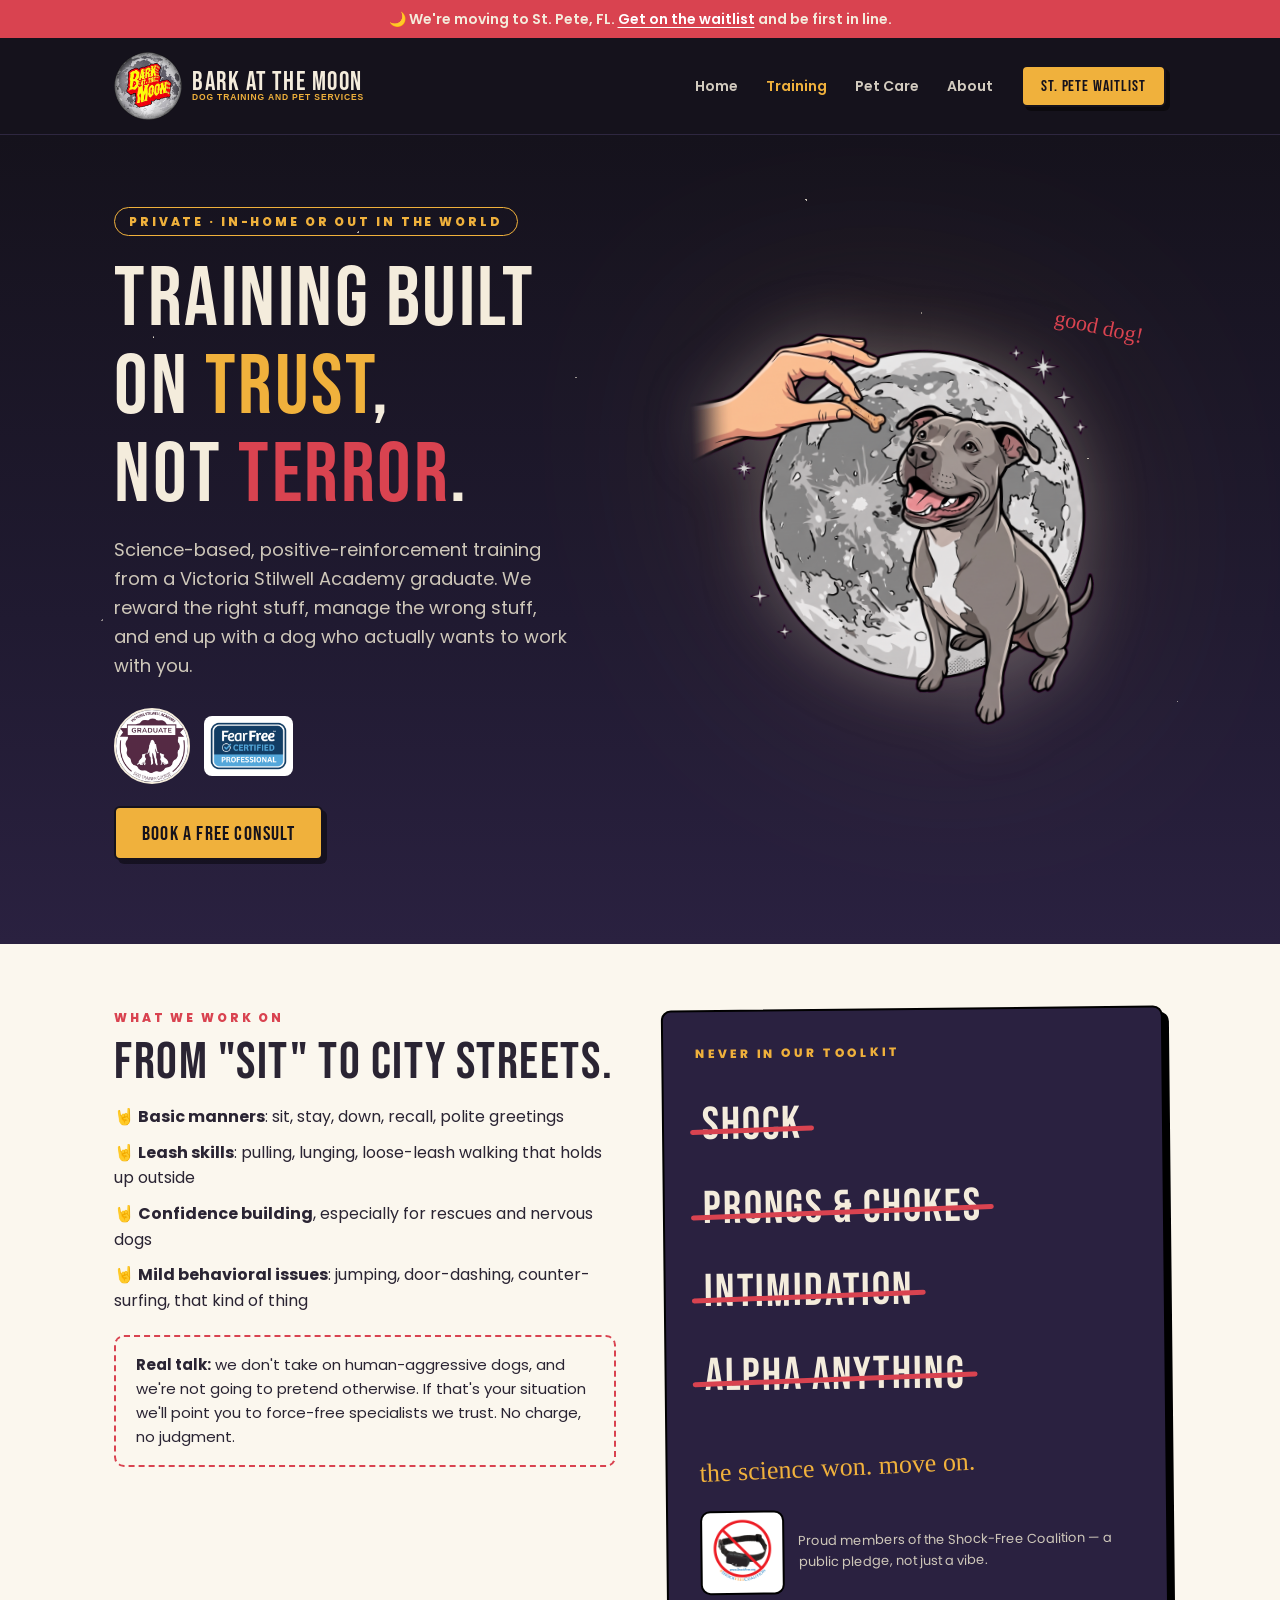
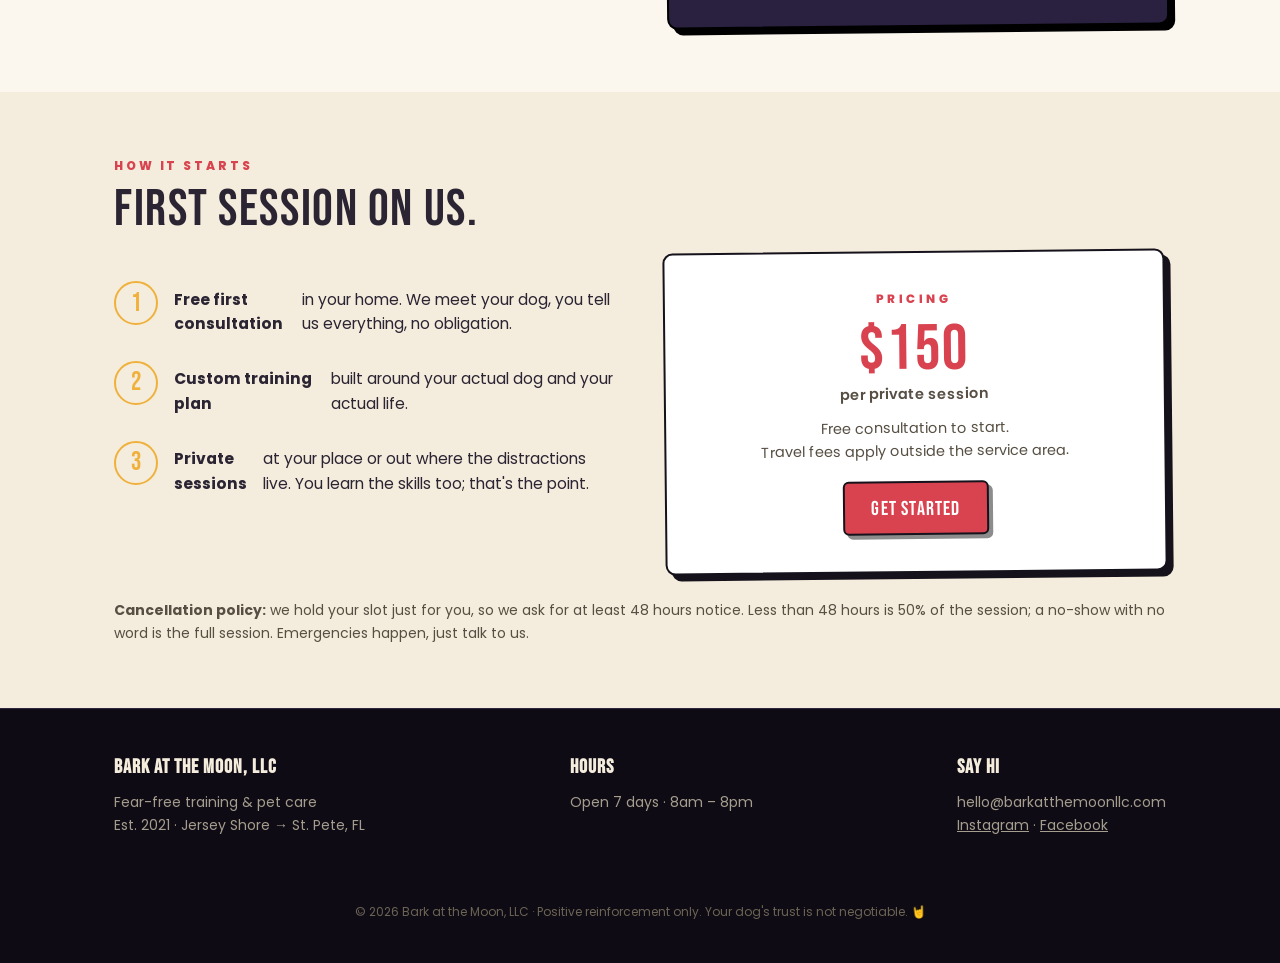
<file: training.html>
<!DOCTYPE html>
<html lang="en">
<head>
<meta charset="UTF-8">
<meta name="viewport" content="width=device-width, initial-scale=1.0">
<title>Dog Training | Bark at the Moon</title>
<meta name="description" content="Private, science-based, positive-reinforcement dog training. Manners, leash skills, confidence. Free first consultation. No fear, no force, ever.">
<link rel="preconnect" href="https://fonts.googleapis.com">
<link href="https://fonts.googleapis.com/css2?family=Bebas+Neue&family=Permanent+Marker&family=Poppins:wght@400;600;800&display=swap" rel="stylesheet">
<link rel="stylesheet" href="styles.css">
</head>
<body>

<div class="topbar">🌙 We're moving to St. Pete, FL. <a href="waitlist.html">Get on the waitlist</a> and be first in line.</div>

<header>
  <nav class="nav">
    <a class="logo" href="index.html">
      <img src="assets/logo-moon.png" alt="Bark at the Moon logo" style="width:68px;height:auto;">
      <span class="logo-name">Bark at the Moon<small>Dog Training and Pet Services</small></span>
    </a>
    <a class="nav-link" href="index.html">Home</a>
    <a class="nav-link active" href="training.html">Training</a>
    <a class="nav-link" href="pet-care.html">Pet Care</a>
    <a class="nav-link" href="about.html">About</a>
    <a class="btn btn-gold btn-sm" href="waitlist.html">St. Pete Waitlist</a>
  </nav>
</header>

<div class="hero">
  <div class="hero-inner">
    <div class="hero-copy">
      <span class="eyebrow">Private · In-home or out in the world</span>
      <h1>Training built on <span class="hl">trust</span>,<br>not <span class="hl-red">terror</span>.</h1>
      <p class="sub">Science-based, positive-reinforcement training from a Victoria Stilwell Academy graduate. We reward the right stuff, manage the wrong stuff, and end up with a dog who actually wants to work with you.</p>
      <div style="display:flex; gap:14px; align-items:center; margin-bottom:22px;">
        <img src="assets/vsa.jpg" alt="Victoria Stilwell Academy Graduate" style="height:76px; border-radius:50%; border:2px solid var(--cream);">
        <img src="assets/fearfree.png" alt="Fear Free Certified Professional" style="height:60px; background:#fff; border-radius:8px; padding:4px;">
      </div>
      <div class="cta-row">
        <a class="btn btn-gold" href="#consult">Book a Free Consult</a>
      </div>
    </div>
    <div class="hero-art">
      <span class="awoo marker">good dog!</span>
      <img class="moon-img" src="assets/training-hero.png" alt="Illustration of a pit bull sitting for a treat in front of the full moon">
    </div>
  </div>
</div>

<section class="section-light">
  <div class="wrap">
    <div class="split">
      <div>
        <div class="kicker">What we work on</div>
        <h2 class="title">From "sit" to city streets.</h2>
        <ul style="list-style:none; font-size:16px; color:#2a2433;">
          <li style="margin-bottom:10px;">🤘 <strong>Basic manners</strong>: sit, stay, down, recall, polite greetings</li>
          <li style="margin-bottom:10px;">🤘 <strong>Leash skills</strong>: pulling, lunging, loose-leash walking that holds up outside</li>
          <li style="margin-bottom:10px;">🤘 <strong>Confidence building</strong>, especially for rescues and nervous dogs</li>
          <li style="margin-bottom:10px;">🤘 <strong>Mild behavioral issues</strong>: jumping, door-dashing, counter-surfing, that kind of thing</li>
        </ul>
        <div class="notice" style="margin-top:22px;">
          <strong>Real talk:</strong> we don't take on human-aggressive dogs, and we're not going to pretend otherwise. If that's your situation we'll point you to force-free specialists we trust. No charge, no judgment.
        </div>
      </div>
      <div>
        <div class="card card-dark" style="padding:32px;">
          <div class="kicker" style="color:var(--gold);">Never in our toolkit</div>
          <ul class="nolist">
            <li>Shock</li>
            <li>Prongs &amp; chokes</li>
            <li>Intimidation</li>
            <li>Alpha anything</li>
          </ul>
          <span class="not-ever">the science won. move on.</span>
          <div style="display:flex; gap:14px; align-items:center; margin-top:22px;">
            <img src="assets/sfc.png" alt="Shock-Free Coalition member" style="height:84px; background:#fff; border-radius:10px; padding:6px; border:2px solid #000;">
            <p style="font-size:13px;">Proud members of the Shock-Free Coalition — a public pledge, not just a vibe.</p>
          </div>
        </div>
      </div>
    </div>
  </div>
</section>

<section class="section-cream" id="consult">
  <div class="wrap">
    <div class="kicker">How it starts</div>
    <h2 class="title">First session on us.</h2>
    <div class="split">
      <div>
        <ol class="steps" style="color:#2a2433;">
          <li><strong>Free first consultation</strong> in your home. We meet your dog, you tell us everything, no obligation.</li>
          <li><strong>Custom training plan</strong> built around your actual dog and your actual life.</li>
          <li><strong>Private sessions</strong> at your place or out where the distractions live. You learn the skills too; that's the point.</li>
        </ol>
      </div>
      <div>
        <div class="card" style="text-align:center; padding:36px;">
          <div class="kicker">Pricing</div>
          <div class="display" style="font-size:64px; color:var(--red);">$150</div>
          <p style="font-weight:600;">per private session</p>
          <p style="margin-top:10px;">Free consultation to start.<br>Travel fees apply outside the service area.</p>
          <a class="btn btn-red" style="margin-top:18px;" href="waitlist.html">Get Started</a>
        </div>
      </div>
    </div>
    <p style="margin-top:26px; font-size:14px; color:#574f43;"><strong>Cancellation policy:</strong> we hold your slot just for you, so we ask for at least 48 hours notice. Less than 48 hours is 50% of the session; a no-show with no word is the full session. Emergencies happen, just talk to us.</p>
  </div>
</section>

<footer>
  <div class="wrap">
    <div>
      <h4>Bark at the Moon, LLC</h4>
      Fear-free training &amp; pet care<br>
      Est. 2021 · Jersey Shore → St. Pete, FL
    </div>
    <div>
      <h4>Hours</h4>
      Open 7 days · 8am – 8pm
    </div>
    <div>
      <h4>Say hi</h4>
      hello@barkatthemoonllc.com<br>
      <a href="https://instagram.com/barkatthemoon_nj" target="_blank" rel="noopener">Instagram</a> · <a href="https://facebook.com/barkatthemoonllc" target="_blank" rel="noopener">Facebook</a>
    </div>
    <div class="fine">© 2026 Bark at the Moon, LLC · Positive reinforcement only. Your dog's trust is not negotiable. 🤘</div>
  </div>
</footer>

</body>
</html>
</file>
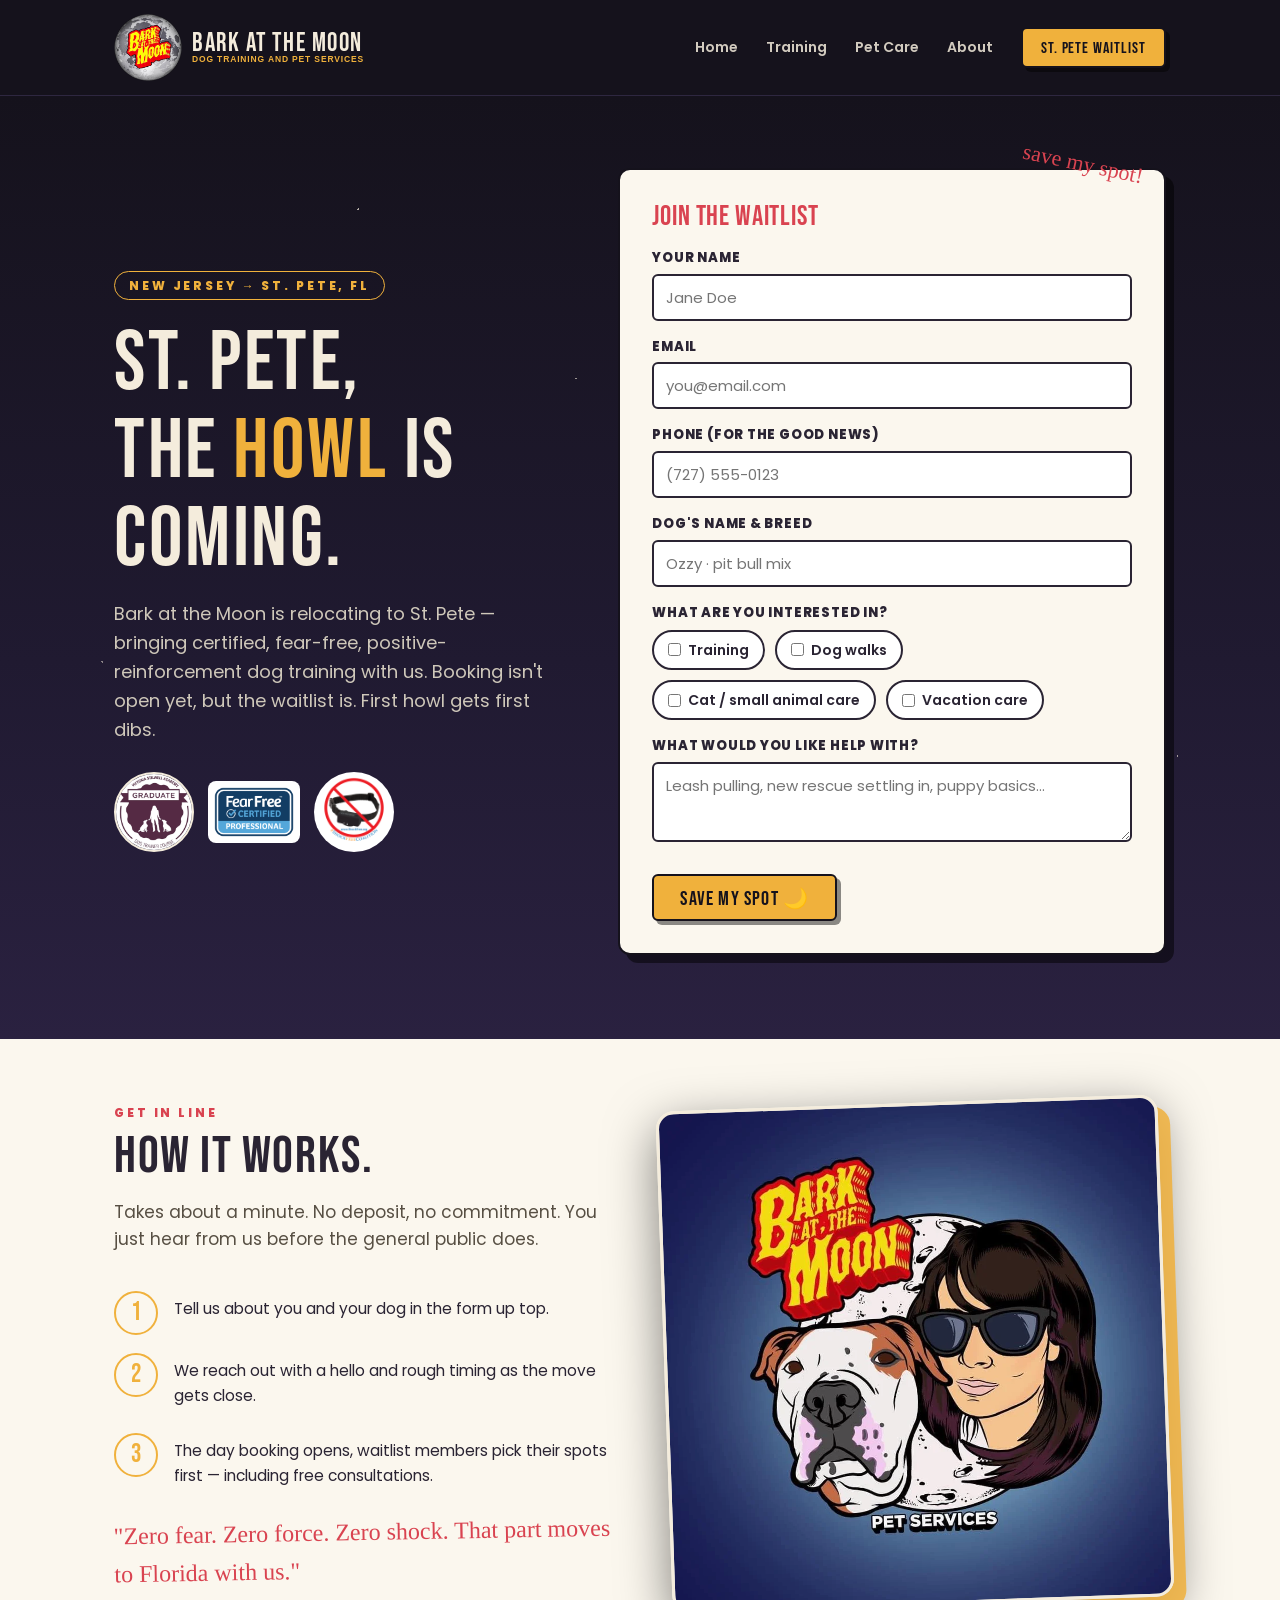
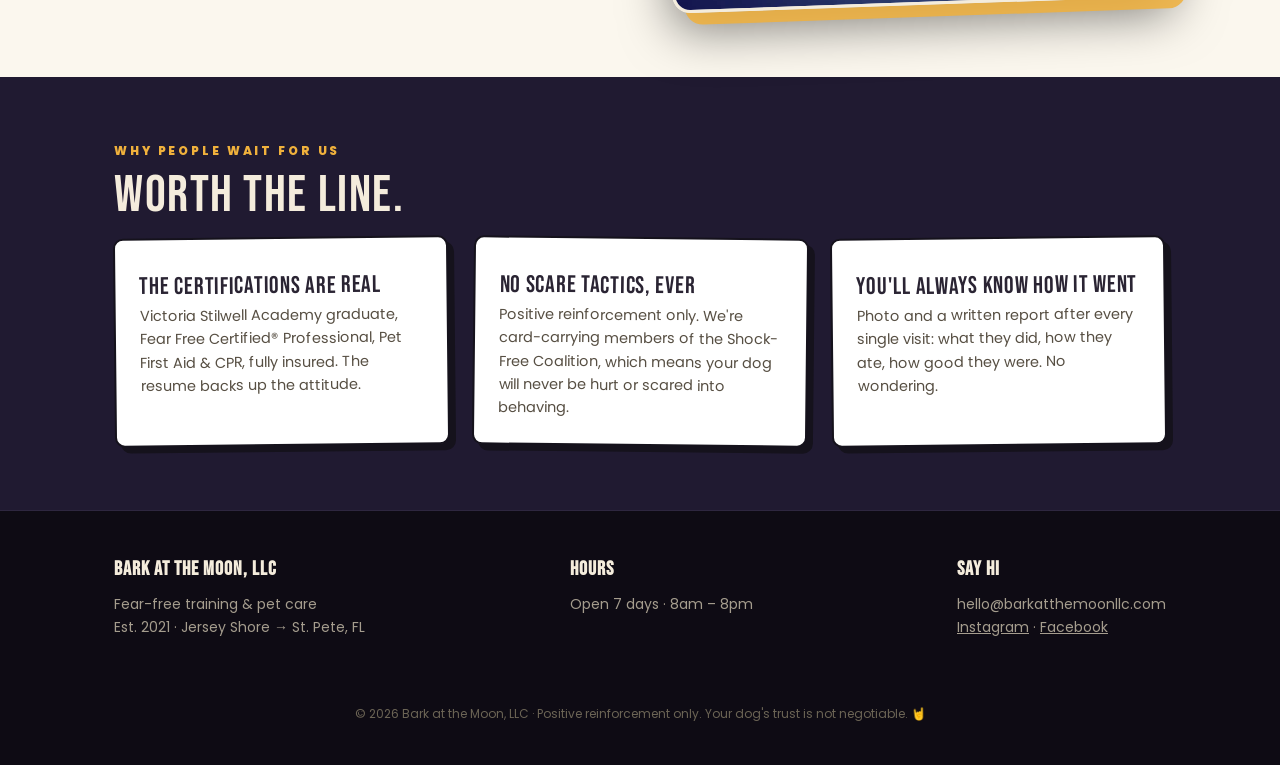
<file: waitlist.html>
<!DOCTYPE html>
<html lang="en">
<head>
<meta charset="UTF-8">
<meta name="viewport" content="width=device-width, initial-scale=1.0">
<title>St. Pete Waitlist | Bark at the Moon</title>
<meta name="description" content="Bark at the Moon is coming to St. Pete, FL. Join the waitlist for fear-free, positive-reinforcement dog training and get first dibs when booking opens.">
<link rel="preconnect" href="https://fonts.googleapis.com">
<link href="https://fonts.googleapis.com/css2?family=Bebas+Neue&family=Permanent+Marker&family=Poppins:wght@400;600;800&display=swap" rel="stylesheet">
<link rel="stylesheet" href="styles.css">
</head>
<body>

<header>
  <nav class="nav">
    <a class="logo" href="index.html">
      <img src="assets/logo-moon.png" alt="Bark at the Moon logo" style="width:68px;height:auto;">
      <span class="logo-name">Bark at the Moon<small>Dog Training and Pet Services</small></span>
    </a>
    <a class="nav-link" href="index.html">Home</a>
    <a class="nav-link" href="training.html">Training</a>
    <a class="nav-link" href="pet-care.html">Pet Care</a>
    <a class="nav-link" href="about.html">About</a>
    <a class="btn btn-gold btn-sm" href="waitlist.html">St. Pete Waitlist</a>
  </nav>
</header>

<div class="hero">
  <div class="hero-inner">
    <div class="hero-copy">
      <span class="eyebrow">New Jersey → St. Pete, FL</span>
      <h1>St. Pete,<br>the <span class="hl">howl</span> is coming.</h1>
      <p class="sub">Bark at the Moon is relocating to St. Pete — bringing certified, fear-free, positive-reinforcement dog training with us. Booking isn't open yet, but the waitlist is. First howl gets first dibs.</p>
      <div style="display:flex; gap:14px; align-items:center; flex-wrap:wrap;">
        <img src="assets/vsa.jpg" alt="Victoria Stilwell Academy Graduate" style="height:80px; border-radius:50%; border:2px solid var(--cream);">
        <img src="assets/fearfree.png" alt="Fear Free Certified Professional" style="height:62px; background:#fff; border-radius:8px; padding:4px;">
        <img src="assets/sfc.png" alt="Shock-Free Coalition member" style="height:80px; background:#fff; border-radius:50%; padding:5px;">
      </div>
    </div>
    <div class="hero-art">
      <span class="awoo marker">save my spot!</span>
      <form class="form-card" style="text-align:left; margin:0 auto;" onsubmit="event.preventDefault(); this.style.display='none'; document.getElementById('thanks').style.display='block';">
        <h3 class="display" style="font-size:28px; color:var(--red);">Join the waitlist</h3>
        <label for="name">Your name</label>
        <input type="text" id="name" placeholder="Jane Doe">

        <label for="email">Email</label>
        <input type="email" id="email" placeholder="you@email.com">

        <label for="phone">Phone (for the good news)</label>
        <input type="tel" id="phone" placeholder="(727) 555-0123">

        <label for="dog">Dog's name &amp; breed</label>
        <input type="text" id="dog" placeholder="Ozzy · pit bull mix">

        <label>What are you interested in?</label>
        <div class="checks">
          <label><input type="checkbox"> Training</label>
          <label><input type="checkbox"> Dog walks</label>
          <label><input type="checkbox"> Cat / small animal care</label>
          <label><input type="checkbox"> Vacation care</label>
        </div>

        <label for="notes">What would you like help with?</label>
        <textarea id="notes" placeholder="Leash pulling, new rescue settling in, puppy basics..."></textarea>

        <button type="submit" class="btn btn-gold">Save My Spot 🌙</button>
      </form>
      <div id="thanks" style="display:none; text-align:left; margin:0 auto;" class="form-card">
        <h3 style="font-size:30px;">You're on the list! 🤘</h3>
        <p style="margin-top:8px;">We'll howl at you the moment booking opens. In the meantime, give your dog a treat from us. Tell them it's for being a good dog.</p>
      </div>
    </div>
  </div>
</div>

<section class="section-light">
  <div class="wrap">
    <div class="split">
      <div>
        <div class="kicker">Get in line</div>
        <h2 class="title">How it works.</h2>
        <p class="lede">Takes about a minute. No deposit, no commitment. You just hear from us before the general public does.</p>
        <ol class="steps" style="color:#2a2433;">
          <li>Tell us about you and your dog in the form up top.</li>
          <li>We reach out with a hello and rough timing as the move gets close.</li>
          <li>The day booking opens, waitlist members pick their spots first — including free consultations.</li>
        </ol>
        <blockquote class="pull">"Zero fear. Zero force. Zero shock. That part moves to Florida with us."</blockquote>
      </div>
      <div>
        <img class="hero-logo" src="assets/logo-full.jpg" alt="Bark at the Moon Pet Services — illustrated logo of Erica and a pit bull in front of a full moon" style="display:block; margin:0 auto;">
      </div>
    </div>
  </div>
</section>

<section class="section-dark">
  <div class="wrap">
    <div class="kicker">Why people wait for us</div>
    <h2 class="title">Worth the line.</h2>
    <div class="cards">
      <div class="card">
        <h3>The certifications are real</h3>
        <p>Victoria Stilwell Academy graduate, Fear Free Certified® Professional, Pet First Aid &amp; CPR, fully insured. The resume backs up the attitude.</p>
      </div>
      <div class="card">
        <h3>No scare tactics, ever</h3>
        <p>Positive reinforcement only. We're card-carrying members of the Shock-Free Coalition, which means your dog will never be hurt or scared into behaving.</p>
      </div>
      <div class="card">
        <h3>You'll always know how it went</h3>
        <p>Photo and a written report after every single visit: what they did, how they ate, how good they were. No wondering.</p>
      </div>
    </div>
  </div>
</section>

<footer>
  <div class="wrap">
    <div>
      <h4>Bark at the Moon, LLC</h4>
      Fear-free training &amp; pet care<br>
      Est. 2021 · Jersey Shore → St. Pete, FL
    </div>
    <div>
      <h4>Hours</h4>
      Open 7 days · 8am – 8pm
    </div>
    <div>
      <h4>Say hi</h4>
      hello@barkatthemoonllc.com<br>
      <a href="https://instagram.com/barkatthemoon_nj" target="_blank" rel="noopener">Instagram</a> · <a href="https://facebook.com/barkatthemoonllc" target="_blank" rel="noopener">Facebook</a>
    </div>
    <div class="fine">© 2026 Bark at the Moon, LLC · Positive reinforcement only. Your dog's trust is not negotiable. 🤘</div>
  </div>
</footer>

</body>
</html>
</file>
<file: styles.css>
/* Bark at the Moon — mockup design system
   Tattoo-flash palette: ink, cream, gold, red, teal */

:root {
  --ink: #15121c;
  --night: #201a31;
  --night-2: #2a2140;
  --cream: #f4ecdc;
  --paper: #fbf7ee;
  --gold: #f0b13c;
  --red: #d94350;
  --blue: #1573af;   /* carried over from the current site's accent */
  --teal: #3aa79a;
  --text-dark: #2a2433;
  --muted: #7d7668;
}

* { margin: 0; padding: 0; box-sizing: border-box; }

body {
  font-family: "Poppins", "Segoe UI", Arial, sans-serif;
  background: var(--ink);
  color: var(--cream);
  line-height: 1.6;
}

h1, h2, h3, .display {
  font-family: "Bebas Neue", "Arial Narrow", sans-serif;
  font-weight: 400;
  letter-spacing: 0.03em;
  line-height: 1.05;
}

.marker { font-family: "Permanent Marker", cursive; }

a { color: inherit; }

img { max-width: 100%; }

/* ── announcement bar ─────────────────────────── */
.topbar {
  background: var(--red);
  color: var(--cream);
  text-align: center;
  font-size: 14px;
  font-weight: 600;
  padding: 8px 16px;
}
.topbar a { color: #fff; text-underline-offset: 3px; }

/* ── header ───────────────────────────────────── */
header {
  background: var(--ink);
  border-bottom: 1px solid #2e2740;
  position: sticky;
  top: 0;
  z-index: 50;
}
.nav {
  max-width: 1100px;
  margin: 0 auto;
  padding: 14px 24px;
  display: flex;
  align-items: center;
  gap: 28px;
}
.logo {
  display: flex;
  align-items: center;
  gap: 10px;
  text-decoration: none;
  margin-right: auto;
}
.logo svg { display: block; }
.logo-name {
  font-family: "Bebas Neue", sans-serif;
  font-size: 26px;
  letter-spacing: 0.06em;
  color: var(--cream);
  line-height: 0.9;
}
.logo-name small {
  display: block;
  font-family: "Inter", sans-serif;
  font-size: 8.5px;
  font-weight: 600;
  letter-spacing: 0.1em;   /* tracked in tight so the longer line sits flush under the wordmark */
  color: var(--gold);
  text-transform: uppercase;
  white-space: nowrap;
}
.nav a.nav-link {
  text-decoration: none;
  font-size: 14px;
  font-weight: 600;
  color: var(--cream);
  opacity: 0.85;
}
.nav a.nav-link:hover, .nav a.nav-link.active { color: var(--gold); opacity: 1; }

/* ── buttons ──────────────────────────────────── */
.btn {
  display: inline-block;
  font-family: "Bebas Neue", sans-serif;
  font-size: 20px;
  letter-spacing: 0.06em;
  text-decoration: none;
  padding: 10px 26px 8px;
  border: 2px solid var(--ink);
  border-radius: 6px;
  cursor: pointer;
  transition: transform 0.12s ease;
}
.btn:hover { transform: rotate(-1.5deg) scale(1.03); }
.btn-gold { background: var(--gold); color: var(--ink); box-shadow: 4px 4px 0 rgba(0,0,0,0.45); }
.btn-red { background: var(--red); color: #fff; box-shadow: 4px 4px 0 rgba(0,0,0,0.45); }
.btn-ghost { background: transparent; color: var(--cream); border-color: var(--cream); }
.btn-sm { font-size: 16px; padding: 7px 18px 5px; }

/* ── hero ─────────────────────────────────────── */
.hero {
  background:
    radial-gradient(1.5px 1.5px at 12% 25%, rgba(244,236,220,.9) 50%, transparent 51%),
    radial-gradient(2px 2px at 28% 12%, rgba(244,236,220,.7) 50%, transparent 51%),
    radial-gradient(1.5px 1.5px at 45% 30%, rgba(244,236,220,.6) 50%, transparent 51%),
    radial-gradient(2px 2px at 63% 8%, rgba(244,236,220,.8) 50%, transparent 51%),
    radial-gradient(1.5px 1.5px at 85% 40%, rgba(244,236,220,.7) 50%, transparent 51%),
    radial-gradient(1.5px 1.5px at 72% 22%, rgba(244,236,220,.5) 50%, transparent 51%),
    radial-gradient(2px 2px at 8% 60%, rgba(244,236,220,.5) 50%, transparent 51%),
    radial-gradient(1.5px 1.5px at 92% 70%, rgba(244,236,220,.6) 50%, transparent 51%),
    linear-gradient(180deg, var(--ink) 0%, var(--night) 60%, var(--night-2) 100%);
}
.hero-inner {
  max-width: 1100px;
  margin: 0 auto;
  padding: 72px 24px 84px;
  display: flex;
  align-items: center;
  gap: 48px;
}
.hero-copy { flex: 1; }
/* art column gets the wider share so a real photo reads at a decent size */
.hero-art { flex: 1.2; text-align: center; position: relative; }

.eyebrow {
  display: inline-block;
  font-size: 12px;
  font-weight: 800;
  letter-spacing: 0.24em;
  text-transform: uppercase;
  color: var(--gold);
  border: 1.5px solid var(--gold);
  border-radius: 999px;
  padding: 4px 14px;
  margin-bottom: 20px;
}

.hero h1 {
  font-size: clamp(48px, 7vw, 84px);
  color: var(--cream);
  margin-bottom: 16px;
}
.hero h1 .hl { color: var(--gold); }
.hero h1 .hl-red { color: var(--red); }

.hero .sub {
  font-size: 18px;
  max-width: 520px;
  color: #cfc8ba;
  margin-bottom: 28px;
}
.hero .cta-row { display: flex; gap: 16px; flex-wrap: wrap; align-items: center; }

.awoo {
  position: absolute;
  /* transform/filter on the hero art makes it its own paint layer, which buries
     an auto-z-index marker. z-index keeps the scribble on top. */
  z-index: 2;
  top: -22px;
  right: 4%;
  transform: rotate(12deg);
  color: var(--red);
  font-size: 22px;
}

/* moon */
.moon-img {
  width: 100%;
  max-width: 400px;
  height: auto;
  transform: rotate(-2deg);
  filter:
    drop-shadow(0 0 30px rgba(244,236,220,0.25))
    drop-shadow(0 0 100px rgba(240,177,60,0.15));
}

/* ── sections ─────────────────────────────────── */
section { padding: 64px 0; }
.wrap { max-width: 1100px; margin: 0 auto; padding: 0 24px; }
.wrap-narrow { max-width: 780px; margin: 0 auto; padding: 0 24px; }

.section-light { background: var(--paper); color: var(--text-dark); }

/* tattoo flash sheet tiled behind a section, faint like an old stencil */
.flash-bg { position: relative; }
.flash-bg::before {
  content: "";
  position: absolute;
  inset: 0;
  background: url("assets/flash-bg.png") repeat;
  background-size: 380px 380px;
  opacity: 0.07;
  pointer-events: none;
}
.flash-bg > .wrap { position: relative; }

/* tattoo-parlor lettering for select headlines */
.tattoo-font, h2.title.tattoo-font {
  font-family: "Rye", "Bebas Neue", serif;
  font-size: clamp(22px, 3.4vw, 36px);
  letter-spacing: 0.01em;
  line-height: 1.2;
}
.section-cream { background: var(--cream); color: var(--text-dark); }
.section-dark { background: var(--night); }
.section-ink { background: var(--ink); }

.kicker {
  font-size: 12px;
  font-weight: 800;
  letter-spacing: 0.24em;
  text-transform: uppercase;
  color: var(--red);
  margin-bottom: 8px;
}
.section-dark .kicker, .section-ink .kicker { color: var(--gold); }

h2.title { font-size: clamp(34px, 4.5vw, 52px); margin-bottom: 14px; }
.lede { font-size: 17px; max-width: 640px; margin-bottom: 32px; }
.section-light .lede, .section-cream .lede { color: #574f43; }
.section-dark .lede, .section-ink .lede { color: #cfc8ba; }

/* ── sticker cards ────────────────────────────── */
.cards {
  display: grid;
  grid-template-columns: repeat(auto-fit, minmax(240px, 1fr));
  gap: 24px;
}
.card {
  background: #fff;
  color: var(--text-dark);
  border: 2px solid var(--ink);
  border-radius: 10px;
  padding: 24px;
  box-shadow: 6px 6px 0 var(--ink);
}
.card:nth-child(even) { transform: rotate(0.6deg); }
.card:nth-child(odd) { transform: rotate(-0.6deg); }
.card h3 { font-size: 24px; margin: 10px 0 6px; }
.card p { font-size: 14.5px; color: #574f43; }
.card .price {
  font-family: "Bebas Neue", sans-serif;
  font-size: 22px;
  color: var(--red);
  margin-top: 10px;
}
.card .icon { width: 34px; height: 34px; }

.card-dark {
  background: var(--night-2);
  color: var(--cream);
  border-color: #000;
  box-shadow: 6px 6px 0 #000;
}
.card-dark p { color: #cfc8ba; }

/* ── reviews ──────────────────────────────────── */
/* wider tracks than .cards so six quotes land as a clean 3x2, not 4+2.
   min() keeps a single card from overflowing narrow phones. */
.cards-reviews { grid-template-columns: repeat(auto-fit, minmax(min(300px, 100%), 1fr)); }

/* ---- service cards: photo header, expanded detail, price pinned to the bottom ---- */
.svc-grid {
  display: grid;
  grid-template-columns: repeat(auto-fit, minmax(min(320px, 100%), 1fr));
  gap: 26px;
}
.svc {
  background: #fff;
  color: var(--text-dark);
  border: 2px solid var(--ink);
  border-radius: 12px;
  box-shadow: 6px 6px 0 var(--ink);
  overflow: hidden;
  display: flex;
  flex-direction: column;
}
.svc:nth-child(even) { transform: rotate(0.4deg); }
.svc:nth-child(odd)  { transform: rotate(-0.4deg); }

/* fixed 16:10 box so the grid stays even whether the slot holds a photo or an icon */
.svc-media {
  aspect-ratio: 16 / 10;
  border-bottom: 2px solid var(--ink);
  background: var(--night-2);
  display: grid;
  place-items: center;
}
.svc-media img { width: 100%; height: 100%; object-fit: cover; display: block; }
.svc-media svg { width: 76px; height: 76px; }

.svc-body { padding: 20px 22px 22px; display: flex; flex-direction: column; flex: 1; }
.svc-body h3 { font-size: 25px; margin: 0 0 6px; }
.svc-body > p { font-size: 14.5px; color: #574f43; margin-bottom: 13px; }
.svc-who {
  font-size: 11px;
  font-weight: 600;
  letter-spacing: 0.14em;
  text-transform: uppercase;
  color: var(--red);
  margin-bottom: 9px;
}
.svc-what { list-style: none; font-size: 13.5px; color: #574f43; margin: 0 0 16px; }
.svc-what li { position: relative; padding-left: 17px; margin-bottom: 5px; line-height: 1.5; }
.svc-what li::before {
  content: "";
  position: absolute;
  left: 0;
  top: 8px;
  width: 7px;
  height: 7px;
  border-radius: 50%;
  background: var(--gold);
}
.svc .price {
  font-family: "Bebas Neue", sans-serif;
  font-size: 21px;
  line-height: 1.3;
  color: var(--red);
  margin-top: auto;
}
.svc-note { font-size: 12px; color: #7b7365; margin-top: 5px; }

.rating-line {
  display: flex;
  align-items: center;
  justify-content: center;
  flex-wrap: wrap;
  gap: 14px;
  margin: 4px 0 34px;
}
.rating-score {
  font-family: "Bebas Neue", sans-serif;
  font-size: 54px;
  line-height: 1;
  color: var(--gold);
}
.rating-stars { color: var(--gold); font-size: 22px; letter-spacing: 3px; }
.rating-meta { font-size: 14px; color: #574f43; }
.rating-meta a { color: var(--red); font-weight: 600; }

.quote-card {
  background: #fff;
  color: var(--text-dark);
  border: 2px solid var(--ink);
  border-radius: 10px;
  padding: 22px 24px 20px;
  box-shadow: 6px 6px 0 var(--ink);
  display: flex;
  flex-direction: column;
}
.quote-card:nth-child(even) { transform: rotate(0.5deg); }
.quote-card:nth-child(odd) { transform: rotate(-0.5deg); }
.quote-card .stars { color: var(--gold); font-size: 14px; letter-spacing: 2px; }
.quote-card blockquote {
  font-size: 14.5px;
  line-height: 1.65;
  color: #574f43;
  margin: 10px 0 16px;
  flex: 1;
}
.quote-card .who {
  font-family: "Bebas Neue", sans-serif;
  font-size: 20px;
  letter-spacing: 0.04em;
  color: var(--ink);
}
.quote-card .what {
  font-size: 11px;
  font-weight: 600;
  letter-spacing: 0.14em;
  text-transform: uppercase;
  color: var(--red);
}
.reviews-foot { text-align: center; margin-top: 30px; font-size: 13px; color: #574f43; }
.reviews-foot a { color: var(--red); font-weight: 600; }

/* ── the "no" list ────────────────────────────── */
.nolist { list-style: none; margin: 24px 0; }
.nolist li {
  font-family: "Bebas Neue", sans-serif;
  font-size: clamp(30px, 4.5vw, 46px);
  letter-spacing: 0.04em;
  color: var(--cream);
  position: relative;
  display: table;
  padding: 2px 6px;
  margin-bottom: 6px;
}
.nolist li::after {
  content: "";
  position: absolute;
  left: -6px; right: -6px; top: 52%;
  height: 5px;
  background: var(--red);
  transform: rotate(-1.6deg);
  border-radius: 3px;
}
.not-ever {
  font-family: "Permanent Marker", cursive;
  font-size: 26px;
  color: var(--gold);
  transform: rotate(-2deg);
  display: inline-block;
  margin-top: 8px;
}

/* ── badges / patches ─────────────────────────── */
.badges { display: flex; flex-wrap: wrap; gap: 12px; margin-top: 20px; }
.badge {
  border: 2px solid var(--gold);
  color: var(--gold);
  border-radius: 999px;
  font-size: 13px;
  font-weight: 700;
  padding: 7px 16px;
  letter-spacing: 0.02em;
  background: rgba(240,177,60,0.07);
}
.badge.badge-light {
  border-color: var(--text-dark);
  color: var(--text-dark);
  background: #fff;
  box-shadow: 3px 3px 0 var(--text-dark);
}

/* ── misc ─────────────────────────────────────── */
.split { display: flex; gap: 48px; align-items: flex-start; }
.split > div { flex: 1; }

.pawline {
  display: flex; gap: 18px; justify-content: center;
  padding: 18px 0; opacity: 0.5;
}

blockquote.pull {
  font-family: "Permanent Marker", cursive;
  font-size: 24px;
  color: var(--red);
  transform: rotate(-1deg);
  margin: 24px 0;
  max-width: 560px;
}

.notice {
  border: 2px dashed var(--red);
  border-radius: 10px;
  padding: 16px 20px;
  font-size: 15px;
  max-width: 640px;
}

/* ── forms (waitlist) ─────────────────────────── */
.form-card {
  background: var(--paper);
  color: var(--text-dark);
  border: 2px solid var(--ink);
  border-radius: 12px;
  box-shadow: 8px 8px 0 rgba(0,0,0,0.5);
  padding: 32px;
  max-width: 560px;
}
.form-card label {
  display: block;
  font-size: 13px;
  font-weight: 800;
  letter-spacing: 0.06em;
  text-transform: uppercase;
  margin: 16px 0 5px;
  color: var(--text-dark);
}
.form-card input[type="text"], .form-card input[type="email"],
.form-card input[type="tel"], .form-card textarea, .form-card select {
  width: 100%;
  font-family: inherit;
  font-size: 15px;
  padding: 10px 12px;
  border: 2px solid var(--text-dark);
  border-radius: 6px;
  background: #fff;
}
.form-card textarea { min-height: 80px; resize: vertical; }
.checks { display: flex; flex-wrap: wrap; gap: 10px; margin-top: 6px; }
.checks label {
  display: inline-flex; align-items: center; gap: 7px;
  margin: 0; text-transform: none; letter-spacing: 0;
  font-size: 14px; font-weight: 600;
  border: 2px solid var(--text-dark);
  border-radius: 999px;
  padding: 7px 14px;
  cursor: pointer;
  background: #fff;
}
.form-card .btn { margin-top: 24px; }

.steps { counter-reset: step; list-style: none; margin-top: 24px; }
.steps li {
  counter-increment: step;
  display: flex; gap: 16px; align-items: baseline;
  margin-bottom: 18px; font-size: 15.5px;
}
.steps li::before {
  content: counter(step);
  font-family: "Bebas Neue", sans-serif;
  font-size: 26px;
  color: var(--gold);
  border: 2px solid var(--gold);
  border-radius: 50%;
  min-width: 40px; height: 40px;
  display: inline-flex; align-items: center; justify-content: center;
  flex-shrink: 0;
  position: relative; top: 6px;
}

/* ── real assets: photos & cert emblems ───────── */
.hero-logo {
  width: 100%;
  max-width: 520px;
  border-radius: 18px;
  border: 3px solid var(--cream);
  box-shadow: 12px 12px 0 rgba(240,177,60,0.85), 0 16px 50px rgba(0,0,0,0.5);
  transform: rotate(-2deg);
}

/* real photo in the hero. cream frame so it holds its edge against the night sky,
   red offset block to match the .photo-frame treatment further down the page */
.hero-photo {
  width: 100%;
  max-width: 560px;
  height: auto;
  border: 5px solid var(--cream);
  border-radius: 14px;
  transform: rotate(-1.5deg);
  box-shadow: 10px 10px 0 var(--red), 0 20px 44px rgba(0,0,0,0.5);
}

/* transparent-cut badge logo — no frame, just a moonlit glow */
.hero-badge {
  width: 100%;
  max-width: 560px;
  height: auto;
  filter:
    drop-shadow(0 0 34px rgba(244,236,220,0.22))
    drop-shadow(0 0 90px rgba(240,177,60,0.16))
    drop-shadow(0 14px 26px rgba(0,0,0,0.45));
}

.photo-frame {
  width: 100%;
  border: 3px solid var(--ink);
  border-radius: 12px;
  box-shadow: 8px 8px 0 var(--red);
  transform: rotate(-1deg);
  margin-bottom: 18px;
}
.photo-frame.tilt-r { transform: rotate(1deg); box-shadow: 8px 8px 0 var(--blue); }

.cert-strip {
  display: grid;
  grid-template-columns: repeat(auto-fit, minmax(150px, 1fr));
  gap: 18px;
  margin-top: 26px;
}
.cert {
  background: #fff;
  border: 2px solid var(--ink);
  border-radius: 10px;
  padding: 14px;
  min-height: 110px;
  display: flex;
  align-items: center;
  justify-content: center;
  box-shadow: 5px 5px 0 rgba(0,0,0,0.45);
}
.cert:nth-child(even) { transform: rotate(0.8deg); }
.cert:nth-child(odd) { transform: rotate(-0.8deg); }
.cert img { max-height: 88px; max-width: 100%; object-fit: contain; }

.local-carousel {
  overflow: hidden;
  max-width: 820px;
  margin: 30px auto 0;
  -webkit-mask-image: linear-gradient(90deg, transparent, #000 14%, #000 86%, transparent);
  mask-image: linear-gradient(90deg, transparent, #000 14%, #000 86%, transparent);
}
.local-track {
  display: flex;
  width: max-content;
  animation: local-marquee 28s linear infinite;
}
.local-carousel:hover .local-track { animation-play-state: paused; }
.local-track a {
  display: block;
  flex-shrink: 0;
  margin-right: 56px;
  transition: transform 0.15s ease;
}
.local-track a:hover { transform: scale(1.05) rotate(-2deg); }
.local-track img {
  height: 180px; width: 180px;
  object-fit: contain;
  background: #fff;
  border: 2px solid var(--ink);
  border-radius: 50%;
  padding: 16px;
  box-shadow: 5px 5px 0 rgba(0,0,0,0.4);
  display: block;
}
@keyframes local-marquee {
  from { transform: translateX(0); }
  to { transform: translateX(-33.3333%); }
}
@media (prefers-reduced-motion: reduce) {
  .local-track { animation: none; flex-wrap: wrap; width: auto; justify-content: center; gap: 22px; }
  .local-track a { margin-right: 0; }
  .local-track a:nth-child(n+5) { display: none; }
  .local-carousel { mask-image: none; -webkit-mask-image: none; }
}

/* ── footer ───────────────────────────────────── */
footer {
  background: #0e0b14;
  border-top: 1px solid #2e2740;
  padding: 42px 0;
  font-size: 14px;
  color: #a59d8e;
}
footer .wrap { display: flex; flex-wrap: wrap; gap: 40px; justify-content: space-between; }
footer h4 {
  font-family: "Bebas Neue", sans-serif;
  font-size: 20px;
  color: var(--cream);
  margin-bottom: 8px;
  letter-spacing: 0.05em;
}
footer a { color: #a59d8e; }
.fine { margin-top: 26px; text-align: center; width: 100%; font-size: 12px; color: #6b6455; }

@media (max-width: 820px) {
  /* nav collapses to a centered two-row stack */
  .nav {
    flex-wrap: wrap;
    justify-content: center;
    gap: 10px 18px;
    padding: 12px 16px;
  }
  .logo { margin-right: 0; flex-basis: 100%; justify-content: center; }
  .logo img { width: 52px !important; }
  .logo-name { font-size: 22px; }
  .logo-name small { font-size: 8px; letter-spacing: 0.06em; }
  .nav a.nav-link { font-size: 13px; }
  .btn-sm { font-size: 14px; padding: 6px 14px 4px; }

  .topbar { font-size: 12.5px; padding: 7px 12px; }

  .hero-inner {
    /* copy first on phones. the art used to lead here, which pushed the
       headline and the waitlist button below the fold. */
    flex-direction: column;
    text-align: center;
    padding: 40px 20px 52px;
    gap: 36px;
  }
  .hero .cta-row { justify-content: center; }
  .hero .sub { margin-left: auto; margin-right: auto; font-size: 16px; }
  .hero h1 { font-size: clamp(40px, 11vw, 64px); }
  .eyebrow { font-size: 11px; }
  .hero-copy > div[style] { justify-content: center !important; }

  .hero-logo { max-width: min(400px, 88vw); }
  .hero-photo { max-width: min(460px, 92vw); }
  .hero-badge { max-width: min(430px, 90vw); }
  .moon-img { width: min(300px, 82vw); height: auto; }
  .awoo { top: -26px; right: 8%; font-size: 18px; }

  section { padding: 44px 0; }
  .wrap, .wrap-narrow { padding: 0 20px; }
  .split { flex-direction: column; gap: 32px; }

  h2.title { font-size: clamp(30px, 8vw, 44px); }
  .lede { font-size: 15.5px; }

  .card { padding: 20px; }
  .form-card { padding: 22px 18px; max-width: none; }

  blockquote.pull { font-size: 20px; }
  .nolist li { font-size: clamp(26px, 8vw, 38px); }
  .not-ever { font-size: 22px; }

  footer .wrap { flex-direction: column; gap: 22px; text-align: center; }
  .fine { margin-top: 8px; }

  .local-track img { height: 120px; width: 120px; padding: 10px; }
  .local-track a { margin-right: 34px; }
}

@media (max-width: 480px) {
  .hero h1 { font-size: clamp(34px, 12vw, 44px); }
  .checks { gap: 8px; }
  .checks label { font-size: 13px; padding: 6px 11px; }
  .cert-strip { grid-template-columns: repeat(2, 1fr); gap: 12px; }
  .cert { min-height: 90px; padding: 10px; }
  .cert img { max-height: 70px; }
  .local-strip img { height: 74px; width: 74px; }
  .steps li::before { min-width: 34px; height: 34px; font-size: 22px; }
}
</file>
